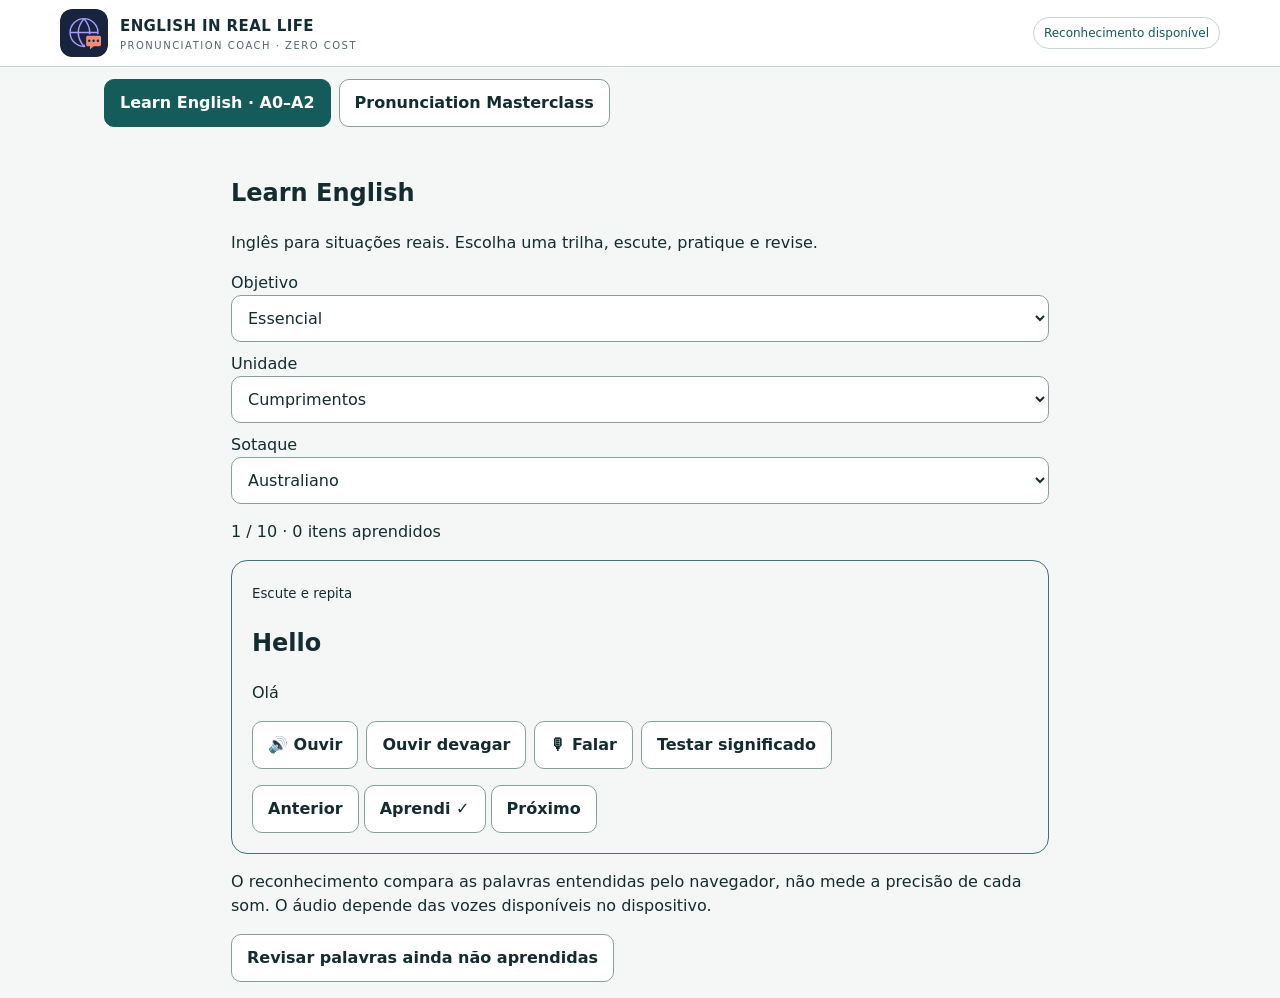
<file: index.html>
<!doctype html><html lang="pt-BR"><head><meta charset="utf-8"><meta name="viewport" content="width=device-width,initial-scale=1"><meta name="theme-color" content="#071b27"><title>English in Real Life · Treinador Grátis</title><link rel="icon" type="image/svg+xml" href="logo.svg"><style>:root{font-family:Inter,system-ui,-apple-system,'Segoe UI',sans-serif;color:#ecf7f6;background:#071b27;font-size:15px}*{box-sizing:border-box}body{margin:0;background:radial-gradient(circle at 95% 0%,#174854 0,transparent 38%),#071b27}header{border-bottom:1px solid #244b56;background:#0a222ee8}.wrap{max-width:1200px;margin:auto;padding:0 20px}.head{display:flex;align-items:center;gap:12px;min-height:76px}.head strong{font-size:15px;letter-spacing:.4px}.head small{display:block;font-size:10px;color:#93b5be;letter-spacing:1.5px}.logo{display:block;width:48px;height:48px;flex:none;border-radius:12px}.tag{border-radius:30px;border:1px solid #3b6068;padding:6px 10px;color:#9fd9d2;font-size:11px;margin-left:auto}.hero{padding:35px 0 22px}.eyebrow{font-size:11px;letter-spacing:1.5px;font-weight:800;color:#83e9c4}.hero h1{font-size:clamp(30px,5vw,54px);line-height:1.08;margin:12px 0;letter-spacing:-1.5px}.hero h1 em{font-style:normal;color:#8eeac6}.hero p{color:#b6cbd0;max-width:690px}.card{background:#102c39;border:1px solid #2a505c;border-radius:18px;padding:20px}.settings{display:flex;align-items:end;gap:18px;flex-wrap:wrap;margin-bottom:20px}.settings>div:not(.hint){flex:1;min-width:180px}.settings .hint{flex:2;min-width:250px}.settings label{display:block;color:#b9d1d4;margin-bottom:7px;font-size:12px}select,input{width:100%;padding:12px;border:1px solid #3a5c66;background:#0a222e;color:#fff;border-radius:11px}.layout{display:grid;grid-template-columns:300px 1fr;gap:18px}.between{display:flex;align-items:center;justify-content:space-between;gap:12px}.sidebar h2{font-size:18px}.sidebar input{margin:10px 0 13px}.sidebar{max-height:790px;overflow:auto}.item{display:flex;justify-content:space-between;align-items:center;width:100%;background:#153542;border:1px solid #294b57;border-radius:11px;margin:6px 0;color:#e7f7f3;text-align:left;padding:10px;cursor:pointer}.item.active{border-color:#8deac6;background:#214c4b}.item small{color:#a3c4c8}.item.done{border-left:4px solid #8deac6}.lesson h2{font-size:54px;color:#8deac6;margin:13px 0 0}.lesson h3{font-size:22px;margin:0 0 9px}.lesson>p{color:#b7cdd0}.steps{display:grid;gap:8px;margin:18px 0}.step{display:flex;gap:12px;align-items:center;color:#c0d5d9;font-size:13px}.step b{border-radius:9px;background:#21545a;color:#9cf5d2;min-width:28px;height:28px;display:grid;place-items:center}.practice{padding:22px;border-radius:15px;background:#08242f;border:1px solid #2c5960;text-align:center}.target{font-size:clamp(31px,6vw,50px);font-weight:800;letter-spacing:-1px;margin:10px 0}.practice p{color:#a5c4c9}.controls{display:flex;gap:10px;justify-content:center;flex-wrap:wrap}button{border:1px solid #45636a;background:#214350;color:#effcf7;padding:11px 15px;border-radius:11px;font-weight:750;cursor:pointer}button:hover:not(:disabled){filter:brightness(1.17)}button.primary{background:#89e7c5;color:#09272a;border-color:#89e7c5}button:disabled{opacity:.35;cursor:not-allowed}.hint{font-size:12px;color:#a0bac0;line-height:1.6}.result{background:#0b2531;border:1px solid #2c4c59;border-radius:14px;padding:18px;margin:16px 0;min-height:75px}.result h3{font-size:18px;margin:0 0 10px}.score{font-size:39px;color:#91e9ca;font-weight:850}.metrics{display:flex;flex-wrap:wrap;gap:9px;margin:12px 0}.metric{background:#1c404b;border-radius:10px;padding:10px;min-width:100px}.metric strong{display:block;font-size:20px}.metric small{color:#a9c5c9}.words{display:flex;flex-wrap:wrap;gap:6px}.word{border-radius:7px;padding:6px 9px;background:#31515b}.word.low{background:#654539}.actions{margin-top:12px}.bottom{margin:20px 0 50px}.bottom p{color:#b6cbd0}@media(max-width:750px){.layout{grid-template-columns:1fr}.sidebar{max-height:225px}.head .tag{font-size:10px}.wrap{padding:0 14px}.hero{padding:23px 0 16px}.card{padding:15px}.lesson h2{font-size:46px}.practice{padding:16px}.settings{gap:12px}}
</style><style>.step.active{color:#92e9c8;font-weight:800}.result.good{border-color:#6bba9e}.result.warn{border-color:#b89654}.recorded{margin-top:10px;width:100%}.modebadge{display:inline-block;background:#174838;color:#a8f3cf;border-radius:8px;padding:5px 9px;font-size:12px}.secondary{color:#c6d7db;font-size:13px}.wordchip{display:inline-block;background:#234a56;padding:5px 8px;border-radius:7px;margin:3px}.wordchip.bad{background:#6b3f35}.rowbuttons{display:flex;gap:8px;flex-wrap:wrap;margin:12px 0}.links a{color:#8eeac6}.guide{border-left:3px solid #89e7c5;padding-left:13px;margin:15px 0}.warning{background:#423625;border-radius:9px;padding:12px;color:#f2d8a3;font-size:12px}.result p{line-height:1.65}.audiofile{display:block;margin-top:10px;color:#89e7c5}.tiny{font-size:12px;color:#a9c4c9}.hide{display:none}.practice{margin-top:12px}.card.settings{margin-bottom:20px}@media(max-width:750px){.sidebar{max-height:160px}.controls button{flex:1}.result{padding:14px}}</style><link rel="stylesheet" href="./pronunciation/lab.css"><link rel="stylesheet" href="./visual-ux/theme.css"></head><body>
<header><div class="wrap head"><img class="logo" src="logo.svg" alt="English in Real Life" width="48" height="48"><div><strong>ENGLISH IN REAL LIFE</strong><small>PRONUNCIATION COACH · ZERO COST</small></div><span class="tag" id="status">Verificando microfone...</span></div></header>
<nav aria-label="Cursos" style="display:flex;gap:8px;max-width:1100px;margin:12px auto;padding:0 14px"><button id="navBeginner" aria-pressed="true" onclick="switchCourse(true)">Learn English · A0–A2</button><button id="navPronunciation" aria-pressed="false" onclick="switchCourse(false)">Pronunciation Masterclass</button></nav><section id="beginner" style="max-width:850px;margin:auto;padding:16px"><h1>Learn English</h1><p>Inglês para situações reais. Escolha uma trilha, escute, pratique e revise.</p><div style="display:grid;gap:10px"><label>Objetivo <select id="bgoal"></select></label><label>Unidade <select id="bunit"></select></label><label id="careerLabel" hidden>Profissão (opcional) <input id="bcareer" placeholder="Sua profissão"><small> Escolha uma unidade profissional disponível. O campo não gera conteúdo novo automaticamente.</small></label><label>Sotaque <select id="blang"><option value="en-AU">Australiano</option><option value="en-US">Americano</option><option value="en-GB">Britânico</option></select></label></div><p id="bprogress"></p><article style="border:1px solid #427078;border-radius:16px;padding:20px"><small id="bmode"></small><h2 id="bword"></h2><p id="bmeaning"></p><div style="display:flex;flex-wrap:wrap;gap:8px"><button onclick="bsay(0.85)">🔊 Ouvir</button><button onclick="bsay(0.6)">Ouvir devagar</button><button id="bmic" onclick="brec()">🎙 Falar</button><button onclick="bquiz()">Testar significado</button></div><div id="bquiz"></div><p id="bfeedback" aria-live="polite"></p><button onclick="bmove(-1)">Anterior</button> <button onclick="bmark()">Aprendi ✓</button> <button onclick="bmove(1)">Próximo</button></article><p>O reconhecimento compara as palavras entendidas pelo navegador, não mede a precisão de cada som. O áudio depende das vozes disponíveis no dispositivo.</p><button onclick="breview()">Revisar palavras ainda não aprendidas</button></section><main class="wrap" hidden><div class="hero"><span class="eyebrow">OUÇA · FALE · RECEBA FEEDBACK · REPITA</span><h1>Treine sua <em>pronúncia.</em></h1><p>48 sons · Ouça, fale e evolua.</p></div>
<details class="ux-disclosure"><summary>Configurações de treino</summary><section class="card settings"><div><label for="locale">Idioma do reconhecimento</label><select id="locale"><option value="en-AU">🇦🇺 Australiano (padrão)</option><option value="en-US">🇺🇸 Americano (alternativa)</option><option value="en-GB">🇬🇧 Britânico</option></select></div><div><label for="threshold">Critério de avanço</label><select id="threshold"><option value="manual" selected>Após feedback · eu decido</option><option value="strict">Só quando reconhecido corretamente</option></select></div><div class="hint">Não há nota fonética artificial: a ferramenta mostra o que entendeu, compara com o texto e oferece orientações de articulação. Isso mede reconhecimento de palavras, não qualidade exata de cada fonema.</div></section></details>
<details class="ux-disclosure"><summary>Explorar os 48 sons</summary><aside class="card sidebar"><div class="between"><h2>Atlas dos sons</h2><span id="progress">0/48</span></div><input id="search" placeholder="Buscar som ou palavra" aria-label="Buscar som"><div id="catalog"></div></aside></details><div class="layout">
<section class="card lesson"><div class="between"><span class="eyebrow" id="lessonNum">ALVO 01 / 48</span><span class="tag" id="lessonGroup">VOGAIS</span></div><h2 id="ipa">/ɪ/</h2><h3 id="soundTitle">I relaxado</h3><p class="guide" id="description"></p><section id="guided3" class="lab" aria-label="Laboratório de pronúncia"></section><div class="steps"><div class="step" id="step1"><b>1</b><span>Ouça o modelo e observe a articulação.</span></div><div class="step" id="step2"><b>2</b><span>Fale no microfone e veja o que o navegador entendeu.</span></div><div class="step" id="step3"><b>3</b><span>Analise o feedback, repita ou avance.</span></div></div>
<div class="practice"><span class="eyebrow" id="taskLabel">ETAPA 1 · PALAVRA</span><div class="target" id="target">ship</div><p id="translation"></p><div class="controls"><button id="listen">▶ Ouvir modelo</button><button class="primary" id="record">🎙 Falar e conferir</button></div><p class="hint">O reconhecimento compara palavras, não avalia cada fonema.</p><p class="hint" id="micHint">Ao tocar em “Falar e conferir”, autorize o microfone e diga a expressão.</p></div>
<div class="result" id="result" aria-live="polite"><p class="hint">O feedback aparecerá aqui após sua tentativa.</p></div>
<div class="between actions"><button id="retry" disabled>↻ Tentar novamente</button><button id="next" disabled>Próxima etapa →</button></div><p class="hint">No modo flexível, você pode avançar após o feedback ou quando o reconhecimento estiver indisponível. No modo estrito, a transcrição precisa corresponder à expressão.</p>
</section></div>
<details class="ux-disclosure"><summary>Sobre o áudio, privacidade e ajuda</summary><section class="card bottom"><h2>O que é realmente gratuito?</h2><p>O áudio usa a síntese de voz disponível no celular. O reconhecimento usa a API de fala do navegador (quando compatível). Não contratamos serviços de avaliação fonética nem atribuímos notas fictícias.</p><p><strong>Privacidade:</strong> em alguns navegadores, o reconhecimento de fala envia o áudio ao provedor do navegador. Não enviamos nem armazenamos o áudio em um servidor próprio. O progresso é salvo apenas no dispositivo. O site precisa de HTTPS para usar o microfone quando publicado.</p><p class="links"><a href="https://www.youtube.com/playlist?list=PLD6B222E02447DC07" target="_blank" rel="noopener">BBC · Vídeos dos 44 sons ↗</a> · <a href="https://www.youtube.com/results?search_query=Australian+English+pronunciation+mmmEnglish" target="_blank" rel="noopener">Vídeos australianos ↗</a></p></section></details>
</main><script src="./beginner.js" defer></script>
<script type="module" src="./pronunciation/coach.mjs"></script>
</body></html>
</file>
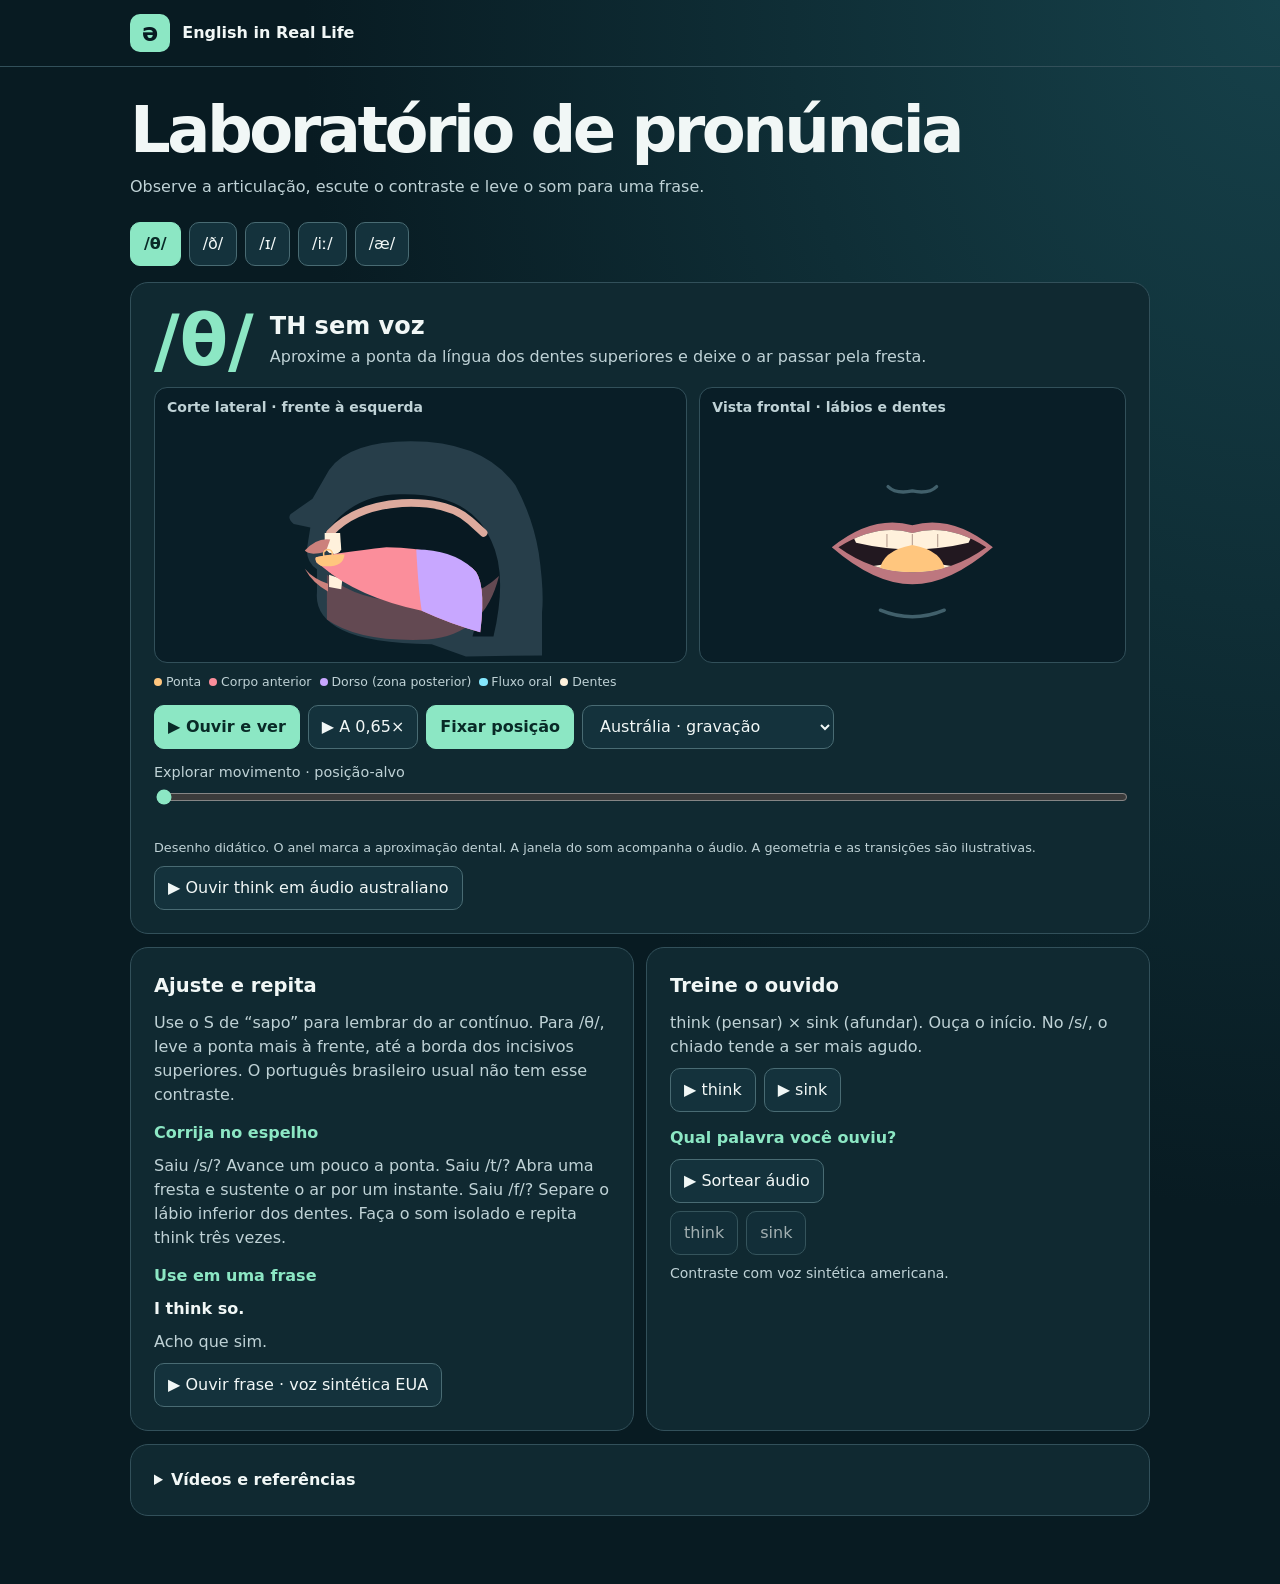
<file: pronuncia42/index.html>
<!doctype html>
<html lang="pt-BR">
<meta charset="utf-8">
<meta name="viewport" content="width=device-width,initial-scale=1">
<title>Laboratório de pronúncia · English in Real Life</title>
<style>
:root{color-scheme:dark;--bg:#081b22;--panel:#102931;--line:#32505a;--ink:#f1f7f6;--sub:#bfd2d6;--mint:#8ce7c4;--tip:#ffc67e;--body:#fb8e9b;--back:#c8a7ff;--air:#84e7fd}
*{box-sizing:border-box}body{margin:0;background:radial-gradient(ellipse at top right,#16414a,transparent 54%),var(--bg);color:var(--ink);font:1rem/1.5 system-ui,sans-serif}
main,header>div{width:min(1020px,calc(100% - 32px));margin:auto}header{border-bottom:1px solid var(--line)}header>div{display:flex;align-items:center;gap:12px;padding:14px 0;font-weight:750}.brand{background:var(--mint);color:var(--bg);border-radius:10px;padding:1px 12px;font-size:1.5rem}main{padding:30px 0 55px}h1{font-size:clamp(2.15rem,6vw,4rem);line-height:1.04;letter-spacing:-.055em;margin:0 0 11px}h2,h3,p{margin:0 0 .55em}p,small{color:var(--sub)}a{color:var(--mint)}nav,.controls,.legend{display:flex;gap:8px;flex-wrap:wrap}nav{margin:23px 0 16px}button,select{font:inherit;color:inherit;background:#14323c;border:1px solid #496b73;border-radius:10px;padding:9px 13px;min-height:44px;cursor:pointer}button:hover,select:hover{border-color:var(--mint)}button[aria-pressed=true],button.primary{background:var(--mint);color:#092a27;border-color:var(--mint);font-weight:750}button:disabled{opacity:.65;cursor:default}:focus-visible{outline:3px solid var(--tip);outline-offset:3px}
.card,details{background:var(--panel);border:1px solid var(--line);border-radius:18px;padding:clamp(14px,3vw,23px);margin:0 0 13px}.intro{display:flex;align-items:center;gap:16px;margin-bottom:11px}.ipa{font-size:clamp(2.6rem,6vw,4.4rem);color:var(--mint);font-weight:650;line-height:1}.intro h2{line-height:1.15;margin-bottom:4px}.intro p{margin:0}.views,.practice{display:grid;grid-template-columns:1.25fr 1fr;gap:12px}.practice{grid-template-columns:1fr 1fr}.view{margin:0;background:#091e27;border:1px solid var(--line);border-radius:13px;min-width:0;overflow:hidden}.view figcaption{padding:9px 12px;color:var(--sub);font-weight:650;font-size:.875rem}.view svg{width:100%;display:block;max-height:235px}.legend{margin:10px 0 13px;font-size:.78rem;color:var(--sub)}.key::before{content:'';display:inline-block;width:.66em;height:.66em;border-radius:50%;margin-right:.3em;background:var(--key)}.transport{margin-top:13px}.transport label{display:block;color:var(--sub);font-size:.9rem}.transport input{width:100%;accent-color:var(--mint);display:block;min-height:24px}.status{margin:8px 0 0;min-height:1.5em;font-size:.875rem}.source{font-size:.8rem}.practice .card{min-width:0}.practice h2{font-size:1.22rem}.practice h3{font-size:1rem;color:var(--mint);margin-top:14px}.example{font-weight:650;color:var(--ink)}summary{cursor:pointer;font-weight:700}.links li{margin:.45em 0}details p{margin-top:.8em}@media(max-width:650px){.practice{grid-template-columns:1fr}.views{gap:6px}.view figcaption{padding:7px;font-size:.74rem}.legend{gap:5px 10px}.intro{gap:10px}nav button{flex:1 0 auto}ul{padding-left:19px}} 
</style>
<header><div><span class="brand" aria-hidden="true">ə</span> English in Real Life</div></header>
<main>
<h1>Laboratório de pronúncia</h1>
<p>Observe a articulação, escute o contraste e leve o som para uma frase.</p>
<nav aria-label="Sons do módulo" id="tabs"></nav>
<section class="card" aria-labelledby="name">
<div class="intro"><div id="ipa" class="ipa"></div><div><h2 id="name"></h2><p id="cue"></p></div></div>
<div class="views">
<figure class="view"><figcaption>Corte lateral · frente à esquerda</figcaption>
<svg viewBox="0 0 320 213" role="img" aria-labelledby="sideTitle">
<title id="sideTitle">Corte lateral com dentes, palato, língua, mandíbula e fluxo oral</title>
<path d="M270 207L270 168Q272 149 267 114Q262 83 246 53Q217 13 151 13Q95 13 77 39L62 65L42 79Q39 83 45 88L60 91L57 110Q56 122 66 129L66 150Q64 172 89 184Q113 196 170 197L201 208Z" fill="#273e4a"/>
<path d="M78 91Q103 59 146 61Q206 61 224 103Q239 134 226 190L207 190Q219 147 201 137Q173 118 142 132Q107 147 78 133Z" fill="#081922"/>
<path d="M78 96Q100 72 143 69Q185 67 205 85L217 96" stroke="#ddaa9d" stroke-width="7" fill="none" stroke-linecap="round"/>
<path d="M73 96L87 96L88 111Q85 117 77 114L73 110Z" fill="#fff1dc"/>
<path d="M78 102Q66 100 55 112Q59 117 74 113Z" fill="#cc817c"/>
<g id="jawSide"></g><g id="tongueSide"></g><g id="airSide"></g>
<text x="239" y="191" fill="#b8d1d4" font-size="10" id="voiceSide"></text>
</svg></figure>
<figure class="view"><figcaption>Vista frontal · lábios e dentes</figcaption>
<svg viewBox="0 0 280 213" role="img" aria-labelledby="frontTitle">
<title id="frontTitle">Vista frontal da abertura oral e da ponta da língua quando visível</title>
<defs><clipPath id="mouthClip"><path id="frontClip"></path></clipPath></defs>
<path d="M118 54Q125 61 140 58Q155 61 162 54" fill="none" stroke="#41606b" stroke-width="3" stroke-linecap="round"/>
<path d="M111 166Q140 178 169 166" fill="none" stroke="#41606b" stroke-width="3" stroke-linecap="round"/>
<path id="frontLips" fill="#bd777f"/><path id="frontGap" fill="#221820"/>
<g clip-path="url(#mouthClip)" id="frontTeeth"></g><g id="airFront"></g>
</svg></figure>
</div>
<div class="legend"><span class="key" style="--key:var(--tip)">Ponta</span><span class="key" style="--key:var(--body)">Corpo anterior</span><span class="key" style="--key:var(--back)">Dorso (zona posterior)</span><span class="key" style="--key:var(--air)">Fluxo oral</span><span class="key" style="--key:#fff1dc">Dentes</span></div>
<div class="controls"><button class="primary" id="play">▶ Ouvir e ver</button><button id="slow">▶ A 0,65×</button><button id="pose" aria-pressed="false">Fixar posição</button><select id="voice" aria-label="Modelo de áudio"><option value="au">Austrália · gravação</option><option value="us">EUA · voz sintética offline</option></select></div>
<div class="transport"><label for="scrub">Explorar movimento <span id="phase"></span></label><input type="range" id="scrub" min="0" max="1000" value="0" step="1"></div>
<p class="status" id="status" role="status"></p>
<p class="source">Desenho didático. O anel marca a aproximação dental. A janela do som acompanha o áudio. A geometria e as transições são ilustrativas.</p>
<div class="controls" style="margin-top:9px"><button id="fullAu">▶ Amostra australiana completa</button></div>
</section>
<div class="practice">
<section class="card"><h2>Ajuste e repita</h2><p id="bridge"></p><h3>Corrija no espelho</h3><p id="fix"></p><h3>Use em uma frase</h3><p class="example" id="phrase" lang="en"></p><p id="translation"></p><button id="phraseAudio">▶ Ouvir frase · voz sintética EUA</button></section>
<section class="card"><h2>Treine o ouvido</h2><p id="contrast"></p><div class="controls" id="pair"></div><h3>Qual palavra você ouviu?</h3><button id="question">▶ Sortear áudio</button><div class="controls" id="choices" style="margin-top:8px"></div><p class="status" id="feedback" role="status"></p></section>
</div>
<details><summary>Vídeos e referências</summary>
<ul class="links">
<li>BBC Learning English · demonstrações britânicas. <a href="https://www.youtube.com/watch?v=x6Pdp8GBwTM">/θ/ e /ð/</a> · <a href="https://www.youtube.com/watch?v=TNFKG0yvDx4">/ɪ/</a> · <a href="https://www.youtube.com/watch?v=RZmGzSb-6OM">/iː/</a> · <a href="https://www.youtube.com/watch?v=qVhaIHk88a8">/æ/</a>.</li>
<li><a id="cambridge" href="https://dictionary.cambridge.org/pronunciation/">Cambridge Dictionary · palavra desta lição em UK e US</a>. Compare falantes humanos nas duas variedades.</li>
<li><a href="https://www.seeingspeech.ac.uk/speechstar/ipa-charts/">Seeing Speech · University of Glasgow</a>. Na tabela, selecione θ e ð na coluna <em>Dental</em> e explore as vogais ɪ, i e æ. Os vídeos representam os sons do quadro IPA.</li>
<li><a href="https://www.mq.edu.au/faculty-of-medicine-health-and-human-sciences/departments-and-schools/department-of-linguistics/our-research/phonetics-and-phonology/speech/phonetics-and-phonology/transcription/phonemic-broad-transcription-of-australian-english">Macquarie University · amostras australianas</a>. Compare <em>heed, hid, head, had</em>.</li>
<li><a href="https://www.scielo.br/j/ides/a/hnQ5msLsspGbn9YJtb5zy7f/?lang=en">Ilha do Desterro · vogais e aprendizes brasileiros</a>.</li>
<li><a href="https://repositorio.ufsc.br/handle/123456789/89154">UFSC · percepção e produção das fricativas dentais</a>.</li>
</ul></details>
</main>
<script>const MEDIA = {"au": {"think": {"src": "https://www.mq.edu.au/__data/assets/file/0006/911346/ba10.wav", "cue": [0.04, 0.18], "limit": null, "duration": 0.6014625850340136, "start": 1.075}, "these": {"src": "https://www.mq.edu.au/__data/assets/file/0020/911351/ba15.wav", "cue": [0.079, 0.407], "limit": 0.48, "duration": 1.9300680272108843}, "hid": {"src": "https://www.mq.edu.au/__data/assets/file/0009/911367/ba31.wav", "cue": [0.042, 0.182], "limit": 0.25, "duration": 1.3359637188208617}, "heed": {"src": "https://www.mq.edu.au/__data/assets/file/0003/911361/ba25.wav", "cue": [0.099, 0.401], "limit": 0.46, "duration": 1.6341950113378685}, "had": {"src": "https://www.mq.edu.au/__data/assets/file/0005/911372/ba37.wav", "cue": [0.044, 0.206], "limit": 0.27, "duration": 1.3494331065759637}, "head": {"src": "https://www.mq.edu.au/__data/assets/file/0003/911370/ba34.wav", "cue": [0.037, 0.188], "limit": 0.26, "duration": 1.3214512471655329}}, "us": {"think": {"src": "[data-uri]", "cue": [0.197, 0.261], "duration": 0.725}, "sink": {"src": "[data-uri]", "cue": null, "duration": 0.71}, "these": {"src": "[data-uri]", "cue": [0.192, 0.245], "duration": 0.77}, "Ds": {"src": "[data-uri]", "cue": null, "duration": 0.773}, "hid": {"src": "[data-uri]", "cue": [0.202, 0.314], "duration": 0.608}, "heed": {"src": "[data-uri]", "cue": [0.199, 0.347], "duration": 0.622}, "had": {"src": "[data-uri]", "cue": [0.232, 0.453], "duration": 0.723}, "head": {"src": "[data-uri]", "cue": null, "duration": 0.631}, "think-phrase": {"src": "[data-uri]", "cue": null}, "these-phrase": {"src": "[data-uri]", "cue": null}, "hid-phrase": {"src": "[data-uri]", "cue": null}, "heed-phrase": {"src": "[data-uri]", "cue": null}, "had-phrase": {"src": "[data-uri]", "cue": null}}};</script>
<script>(() => {
'use strict';
const sounds = [
 {id:'think', ipa:'/θ/', name:'TH sem voz', cue:'Aproxime a ponta da língua dos dentes superiores e deixe o ar passar pela fresta.',
  pair:['think','sink'], contrast:'think (pensar) × sink (afundar). Ouça o início. No /s/, o chiado tende a ser mais agudo.',
  bridge:'Use o S de “sapo” para lembrar do ar contínuo. Para /θ/, leve a ponta mais à frente, até a borda dos incisivos superiores. O português brasileiro usual não tem esse contraste.',
  fix:'Saiu /s/? Avance um pouco a ponta. Saiu /t/? Abra uma fresta e sustente o ar por um instante. Saiu /f/? Separe o lábio inferior dos dentes. Faça o som isolado e repita think três vezes.',
  phrase:'I think so.', translation:'Acho que sim.', dental:true, voiced:false, jaw:16, tip:[65,118], body:[129,109], back:[183,116]},
 {id:'these', ipa:'/ð/', name:'TH com voz', cue:'Use a mesma fresta junto aos dentes e acrescente vibração na garganta.',
  pair:['these','Ds'], contrast:'these (estes/estas) × D’s (letras D). Ouça a fricção no começo de these e o fechamento no D.',
  bridge:'O Z de “zero” ajuda a sentir a vibração. Para /ð/, avance a ponta até os incisivos superiores. A ponta pode ficar discretamente visível. A fricção pode ser bem suave na fala corrida.',
  fix:'Saiu /d/? Evite vedar a passagem do ar. Saiu /z/? Avance a ponta. Encoste dois dedos de leve na garganta e alterne /θ/ e /ð/ devagar. Repita these e depois a frase.',
  phrase:'These are mine.', translation:'Estes são meus.', dental:true, voiced:true, jaw:16, tip:[65,118], body:[129,109], back:[183,116]},
 {id:'hid', ipa:'/ɪ/', name:'Vogal de KIT', cue:'Eleve a frente da língua, um pouco mais baixa e recuada que no final de /iː/.',
  pair:['hid','heed'], contrast:'hid (escondeu) × heed (dar atenção). O timbre e a duração ajudam a distinguir as vogais.',
  bridge:'Parta do I de “vida”. Abaixe e recue um pouco o corpo da língua. O Ê de “você” pode ajudar a imaginar a direção da abertura, mas aproximar-se demais dele muda o alvo.',
  fix:'Se hid e heed ficaram iguais, mantenha os lábios sem arredondar. Alterne as posições em frente ao espelho e repita hid–heed–hid três vezes. Termine no /d/, sem acrescentar uma vogal.',
  phrase:'I hid the keys.', translation:'Escondi as chaves.', voiced:true, jaw:14, tip:[94,133], body:[132,96], back:[182,106]},
 {id:'heed', ipa:'/iː/', name:'Vogal de FLEECE', cue:'A frente da língua termina bem alta e avançada, com lábios sem arredondar.',
  pair:['heed','hid'], contrast:'heed (dar atenção) × hid (escondeu). Procure a chegada alta e anterior de /iː/ junto à duração.',
  bridge:'O I de “vida” ajuda a encontrar o fim da vogal. No inglês australiano, muitos falantes fazem um pequeno movimento inicial em direção a [i]. A duração também depende do contexto.',
  fix:'Se a única diferença for o comprimento, alterne hid e heed mudando também o timbre. Deixe a língua subir ligeiramente para heed. Mantenha uma só sílaba e use o mesmo ajuste em seat.',
  phrase:'Please take a seat.', translation:'Por favor, sente-se.', voiced:true, jaw:8, tip:[94,127], body:[119,85], back:[172,99]},
 {id:'had', ipa:'/æ/', name:'Vogal de TRAP', cue:'Abra mais a mandíbula e mantenha a língua baixa e anterior.',
  pair:['had','head'], contrast:'had (teve/tinha) × head (cabeça). Procure a abertura e o timbre da vogal.',
  bridge:'Comece pelo É de “pé” e abra mais a mandíbula. Preserve a língua à frente. A realização australiana pode ser bem aberta. O A e o É do português servem para explorar a posição.',
  fix:'Saiu parecido com head? Abra mais. Se ficou parecido com seu A de “pá”, volte a posicionar a língua à frente. Alterne head–had–head três vezes e mantenha a vogal em uma só sílaba.',
  phrase:'I had a black bag.', translation:'Eu tinha uma bolsa preta.', voiced:true, jaw:38, tip:[95,155], body:[133,137], back:[184,137]}
];
const labels={Ds:'D’s'};
const $=id=>document.getElementById(id);
const audio=new Audio();
const us=MEDIA.us, au=MEDIA.au, reduced=matchMedia('(prefers-reduced-motion: reduce)');
const neutral={jaw:7,tip:[104,129],body:[143,120],back:[183,120]};
const mix=(a,b,t)=>a+(b-a)*t;
const smooth=x=>{const t=Math.min(1,Math.max(0,x));return t*t*(3-2*t);};
let current=sounds[0], active=null, frame=0, serial=0, answer=null;
const label=w=>labels[w]||w;
function playStatus(message){$('status').textContent=message;}
function render(amount, flow, glide=0){
 const s=current, jaw=mix(neutral.jaw,s.jaw,amount);
 const point=(name,dx=0,dy=0)=>s[name].map((value,i)=>mix(neutral[name][i],value+(i?dy:dx),amount));
 const [tx,ty]=point('tip'), [bx,by]=point('body',5*glide,10*glide), [dx,dy]=point('back',3*glide,4*glide);
 $('jawSide').innerHTML=`<path d="M75 ${118+jaw}Q105 ${145+jaw} 164 ${150+jaw*.55}Q206 ${153+jaw*.35} 231 135Q218 ${186+jaw*.15} 166 ${189+jaw*.23}Q104 ${192+jaw*.2} 75 ${169+jaw*.34}Z" fill="#634952"/><path d="M77 ${118+jaw}L89 ${122+jaw}L88 ${131+jaw}L77 ${129+jaw}Z" fill="#fff1dc"/><path d="M76 ${126+jaw}Q63 ${122+jaw} 55 ${117+jaw*.72}Q62 ${130+jaw*.72} 76 ${133+jaw}Z" fill="#cc817c"/>`;
 const split=(bx+dx)/2, height=(by+dy)/2;
 $('tongueSide').innerHTML=`<path d="M${tx} ${ty} Q${tx+20} ${ty-4} ${bx} ${by} Q${dx} ${dy-6} ${dx+24} ${dy+12} Q220 ${dy+22} 214 186 Q188 179 161 ${161+jaw*.35} Q103 ${147+jaw*.46} ${tx+5} ${ty+8} Q${tx-2} ${ty+4} ${tx} ${ty}Z" fill="var(--body)"/><path d="M${split} ${height-1.5} Q${dx+5} ${dy-5} ${dx+24} ${dy+12} Q220 ${dy+22} 214 186 Q188 179 161 ${161+jaw*.35} Q${split+2} ${143+jaw*.35} ${split} ${height-1.5}Z" fill="var(--back)"/><path d="M${tx} ${ty} Q${tx+12} ${ty-3} ${tx+26} ${mix(ty,by,.28)} Q${tx+25} ${ty+10} ${tx+5} ${ty+8} Q${tx-2} ${ty+4} ${tx} ${ty}Z" fill="var(--tip)"/>`;
 const airY=s.dental?116:(112+jaw*.32), airEdge=s.dental?57:51;
 $('airSide').innerHTML=`<g opacity="${flow}" fill="none" stroke="var(--air)" stroke-width="2" stroke-linecap="round"><path d="M${airEdge+12} ${airY}H31l5 -4m-5 4 5 4"/><path d="M51 ${airY+7}h-11" opacity=".5"/></g>`;
 if(s.dental&&amount>.92){
  $('airSide').insertAdjacentHTML('beforeend','<circle cx="76" cy="115" r="4" stroke="var(--tip)" fill="none" stroke-width="1.4"/>');
 }
 $('voiceSide').textContent=flow>.02?(s.voiced?'voz ativa':'sem voz'):'';
 const half=67+amount*(s.dental?0:5), lower=115+jaw*1.04, left=140-half,right=140+half;
 const gap=`M${left} 109 Q108 87 140 96 Q173 87 ${right} 109 Q176 ${lower} 140 ${lower} Q104 ${lower} ${left} 109Z`;
 $('frontGap').setAttribute('d',gap); $('frontClip').setAttribute('d',gap);
 $('frontLips').setAttribute('d',`M${left-6} 109 Q104 79 140 89 Q176 79 ${right+6} 109 Q174 ${lower+11} 140 ${lower+11} Q106 ${lower+11} ${left-6} 109Z`);
 const tongueY=s.dental?mix(lower-3,107,amount):lower-5;
 $('frontTeeth').innerHTML=`<path d="M${left+10} 92H${right-10}L${right-16} 105Q140 117 ${left+16} 105Z" fill="#fff1dc"/><path d="M140 97v14m-23 -14v12m46 -12v12" stroke="#b79f91" fill="none"/><path d="M${left+20} ${lower-3}Q140 ${lower-15} ${right-20} ${lower-3}V${lower+5}H${left+20}Z" fill="#fff1dc"/><path d="M110 ${lower} Q112 ${tongueY+5} 140 ${tongueY} Q168 ${tongueY+5} 170 ${lower}Z" fill="${s.dental?'var(--tip)':'var(--body)'}"/>`;
 $('airFront').innerHTML=s.dental?`<path d="M128 116l-10 14m22 -12v17m12 -19 10 14" stroke="var(--air)" stroke-width="2" opacity="${flow*.65}" stroke-linecap="round"/>`:'';
}
function mapTime(time, cue, duration){
 const [start,end]=cue, prep=Math.min(.12,start), release=Math.min(.12,Math.max(.01,duration-end));
 const amount=smooth((time-start+prep)/Math.max(.001,prep))*smooth((end+release-time)/release);
 const during=time>=start&&time<end;
 const phase=during?'· som-alvo':time<start&&amount>.01?'· aproximação':time>=end&&amount>.01?'· saída':'';
 return {amount,flow:during?.95:0,phase,glide:current.id==='heed'&&$('voice').value==='au'?1-smooth((time-start)/.11):0};
}
function draw(time,cue,duration){
 const state=mapTime(time,cue,duration);
 render(reduced.matches?(state.flow?1:0):state.amount,state.flow,state.glide);
 $('phase').textContent=state.phase;
}
function stop(){
 serial++; audio.pause(); cancelAnimationFrame(frame); active=null;
 $('play').textContent='▶ Ouvir e ver'; $('slow').textContent='▶ A 0,65×';
}
function tick(token){
 if(token!==serial||!active||audio.paused)return;
 const {cue, limit, start: offset=0}=active;
 const time=Math.max(0,audio.currentTime-offset);
 if(limit&&time>=limit){finish();return;}
 if(cue&&Number.isFinite(audio.duration)){
  const duration=limit||(audio.duration-offset);
  $('scrub').value=Math.round(1000*time/duration);
  draw(time,cue,duration);
 }
 frame=requestAnimationFrame(()=>tick(token));
}
function pose(off=false){
 $('pose').setAttribute('aria-pressed',String(!off));
 if(!off){render(1,0);$('phase').textContent='· posição-alvo';}
}
async function start(clip,rate,mode){
 stop();
 const token=serial;
 pose(true);
 if(mode==='normal'||mode==='slow'){$('scrub').value=0;draw(0,clip.cue,1);}
 active=clip;
 audio.src=clip.start?clip.src+'#t='+clip.start:clip.src; audio.playbackRate=rate;
 playStatus('Carregando áudio…');
 try{
  await audio.play();
  if(token!==serial)return false;
  if(mode==='normal')$('play').textContent='■ Parar';
  if(mode==='slow')$('slow').textContent='■ Parar';
  playStatus(mode==='phrase'?'Frase · síntese americana':clip.src.startsWith('data:')?'Voz sintética americana':'Gravação australiana · Macquarie University');
  tickAfterBuffer();
  return true;
 }catch{
  if(token===serial){stop();playStatus('Áudio indisponível. Selecione a voz offline ou tente novamente.');}
  return false;
 }
}
function finish(){const animated=Boolean(active?.cue);stop();if(animated){pose();$('scrub').value=1000;}}
audio.addEventListener('ended',finish);
audio.addEventListener('error',()=>{
 if(active){stop();clearQuiz();playStatus('Áudio indisponível. Selecione a voz offline ou tente novamente.');}
});
audio.addEventListener('playing',()=>{if(active)tickAfterBuffer();});
function tickAfterBuffer(){cancelAnimationFrame(frame);if(active&&!audio.paused)tick(serial);}
const model=()=>($('voice').value==='au'?au:us)[current.id];
function mainPlayback(mode,rate){
 if(active?.cue&&!(audio.paused)){stop();playStatus('Reprodução interrompida.');return;}
 start(model(),rate,mode);
}
function pairClip(word){
 const source=$('voice').value==='au'&&current.pair.every(w=>au[w])?au:us;
 return {...source[word],cue:null,limit:null};
}
function choose(sound){
 stop();answer=null;current=sound;
 for(const button of $('tabs').children)button.setAttribute('aria-pressed',String(button.dataset.id===sound.id));
 for(const key of ['ipa','name','cue','bridge','fix','phrase','translation','contrast'])$(key).textContent=sound[key];
 $('scrub').value=0;pose();playStatus('');
 $('fullAu').textContent=sound.id==='think'?'▶ Ouvir think em áudio australiano':'▶ Amostra australiana completa';
 $('cambridge').href='https://dictionary.cambridge.org/pronunciation/english/'+sound.id;
 $('feedback').textContent=sound.dental?'Contraste com voz sintética americana.':'Escute os dois exemplos e depois sorteie uma palavra.';
 for(const container of [$('choices'),$('pair')]){
  container.replaceChildren();
  for(const word of sound.pair){
   const button=document.createElement('button');
   button.textContent=(container.id==='pair'?'▶ ':'')+label(word);
   button.lang='en';
   if(container.id==='choices')button.disabled=true;
   button.onclick=()=>{
    if(container.id==='pair'){clearQuiz();start(pairClip(word),1,'pair');}
    else if(answer){$('feedback').textContent=word===answer?'Acertou · '+label(answer)+'.':'Você ouviu '+label(answer)+'. Escute os dois exemplos e tente outro sorteio.'; clearQuiz(false);}
   };
   container.append(button);
  }
 }
}
function clearQuiz(clearMessage=true){
 answer=null; for(const button of $('choices').children)button.disabled=true;
 if(clearMessage)$('feedback').textContent=current.dental?'Contraste com voz sintética americana.':'';
}
for(const sound of sounds){
 const button=document.createElement('button');
 button.textContent=sound.ipa;button.dataset.id=sound.id;
 button.setAttribute('aria-label',sound.ipa+' · '+sound.name);
 button.onclick=()=>choose(sound);$('tabs').append(button);
}
$('play').onclick=()=>{clearQuiz();mainPlayback('normal',1);};
$('slow').onclick=()=>{clearQuiz();mainPlayback('slow',.65);};
$('pose').onclick=()=>{stop();clearQuiz();pose();playStatus('Observe a posição-alvo.');};
$('voice').onchange=()=>choose(current);
$('scrub').oninput=()=>{
 stop();clearQuiz();pose(true);
 const clip=model(), duration=clip.limit||clip.duration;
 draw(Number($('scrub').value)*duration/1000,clip.cue,duration);
 playStatus('Exploração visual sem áudio.');
};
$('fullAu').onclick=()=>{clearQuiz();start({...au[current.id],cue:null,limit:null},1,'pair');};
$('phraseAudio').onclick=()=>{clearQuiz();start(us[current.id+'-phrase'],1,'phrase');};
$('question').onclick=async()=>{
 clearQuiz();const word=current.pair[Math.floor(Math.random()*2)];
 const pending=start(pairClip(word),1,'quiz'), token=serial;
 if(await pending&&serial===token){answer=word;for(const button of $('choices').children)button.disabled=false;$('feedback').textContent='Escolha uma das duas palavras.';}
};
choose(current);
})();
</script>
</html>
</file>
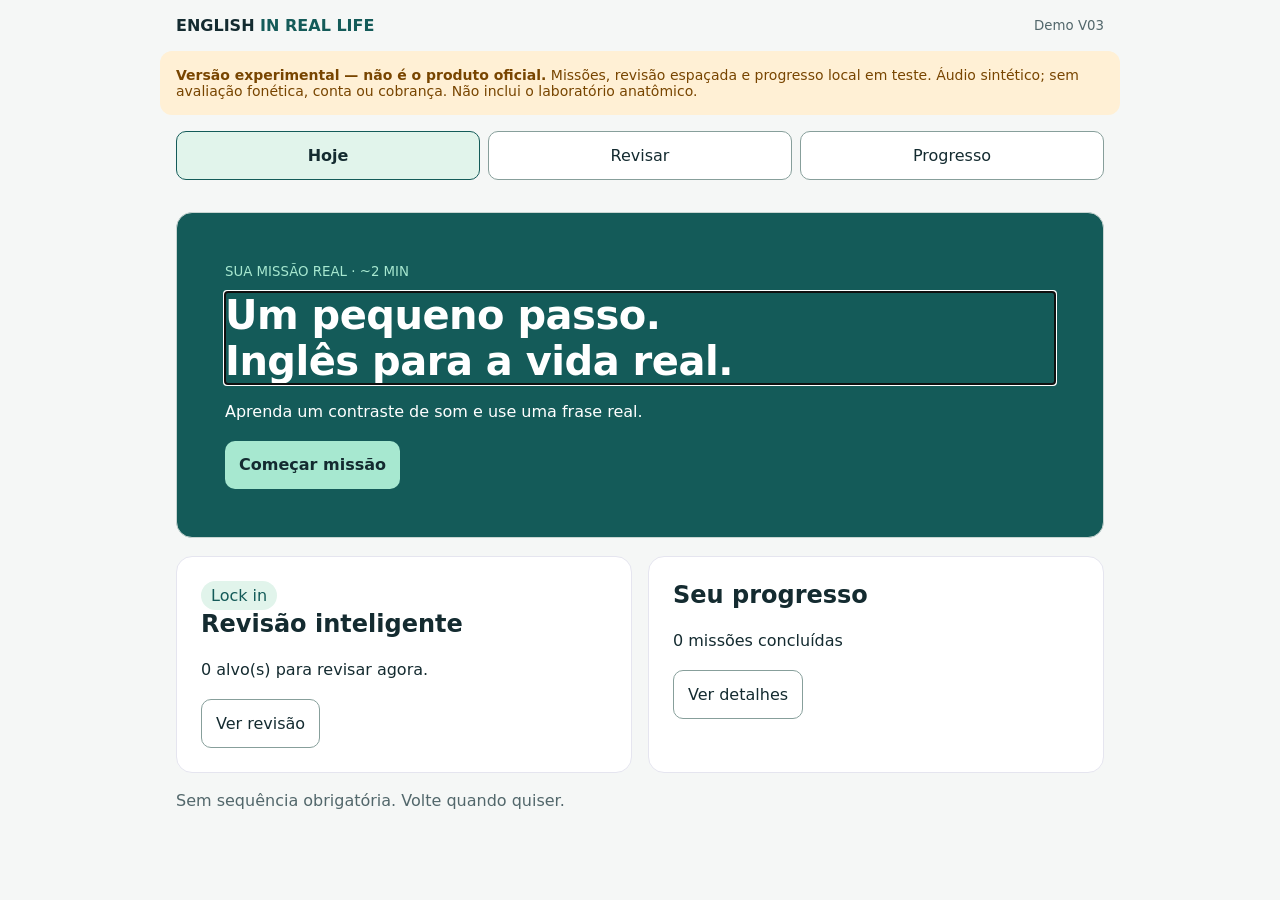
<file: public-demo-v03/index.html>
<!doctype html><html lang="pt-BR"><meta charset="utf-8"><meta name="viewport" content="width=device-width,initial-scale=1"><title>English in Real Life | Demo experimental V03</title><style>*{box-sizing:border-box}body{margin:0;background:#f5f5fa;color:#192743;font:16px system-ui}header,main,nav,aside{max-width:960px;margin:auto;padding:20px}header{display:flex;justify-content:space-between;align-items:center}small,.muted{color:#58647b}button{font:inherit;cursor:pointer;border:1px solid #d4d5e1;border-radius:14px;padding:14px;background:white;color:#192743;min-height:48px}button:disabled{opacity:.55;cursor:default}nav button[aria-current="page"]{background:#e9e0ff;border-color:#8255d8;font-weight:700}button:focus-visible{outline:3px solid #6540b5;outline-offset:3px}button.primary{background:#6540b5;color:white;border:0;font-weight:bold}section{background:white;border-radius:24px;padding:24px;margin-bottom:18px;box-shadow:0 6px 24px #19274309}.hero{background:linear-gradient(125deg,#192743,#30345c);color:white;padding:clamp(24px,5vw,48px)}.hero small{color:#ded9f9}.hero button{background:#e9ddff;color:#302052}h1{font-size:clamp(25px,5vw,40px);margin:12px 0}h2{margin-top:0}p{line-height:1.55}.grid{display:grid;grid-template-columns:repeat(auto-fit,minmax(min(230px,100%),1fr));gap:16px}.grid section{margin:0;border:1px solid #e5e5ef}nav{display:flex;gap:8px;flex-wrap:wrap}nav button{flex:1}progress{width:100%;accent-color:#8255d8;height:12px}.choices{display:grid;gap:10px}.choices button{text-align:left}.tag{background:#ffdfd4;color:#713e32;border-radius:20px;padding:5px 10px;display:inline-block}aside{background:#fff0e9;border-radius:12px;font-size:14px} @media(max-width:430px){header,main,nav,aside{padding:12px}section{padding:18px}header{gap:8px}header strong{font-size:14px}}</style><link rel="stylesheet" href="../visual-ux/engagement.css"><header><strong>ENGLISH<span style="color:#8255d8"> IN REAL LIFE</span></strong><small>Demo V03</small></header><aside><strong>Versão experimental — não é o produto oficial.</strong> Missões, revisão espaçada e progresso local em teste. Áudio sintético; sem avaliação fonética, conta ou cobrança. Não inclui o laboratório anatômico.</aside><nav aria-label="Navegação"><button onclick="home()">Hoje</button><button onclick="review()">Revisar</button><button onclick="stats()">Progresso</button></nav><main id="app"></main><script>
const items=[{id:'th',name:'TH · think',q:'Qual palavra começa com /θ/?',a:['think','sink'],correct:0,tip:'Em think, a ponta da língua toca levemente a região dos dentes. O ar passa sem voz.',phrase:'I think so.'},{id:'vowel',name:'ship × sheep',q:'Qual palavra tem a vogal /iː/?',a:['ship','sheep'],correct:1,tip:'Sheep tem /iː/; ship tem /ɪ/. A diferença não é apenas duração.',phrase:'Look at the sheep.'},{id:'ae',name:'cat · /æ/',q:'Qual palavra contém /æ/?',a:['cut','cat'],correct:1,tip:'Cat tem /æ/, uma vogal anterior aberta.',phrase:'The cat is here.'}];
const follow={th:{q:'Qual palavra termina com /θ/?',a:['math','mass'],correct:0},vowel:{q:'Qual palavra tem /iː/?',a:['sit','seat'],correct:1},ae:{q:'Qual palavra contém /æ/?',a:['cup','cap'],correct:1}};
const key='eirl-design-v03';let data={done:0,answers:0,correct:0,items:{}},storageWarning=false;try{const x=JSON.parse(localStorage.getItem(key));if(x&&Number.isInteger(x.done)&&x.done>=0&&Number.isInteger(x.answers)&&Number.isInteger(x.correct)&&x.correct>=0&&x.correct<=x.answers&&x.answers===2*x.done&&x.items&&typeof x.items==='object'&&Object.entries(x.items).every(([id,v])=>items.some(t=>t.id===id)&&v&&Number.isInteger(v.level)&&v.level>=0&&v.level<=4&&Number.isFinite(v.due)))data=x}catch{};let current,step=0,answered=false,firstCorrect=false;const app=document.querySelector('#app');const save=()=>{try{localStorage.setItem(key,JSON.stringify(data))}catch{storageWarning=true}};const due=()=>items.filter(x=>data.items[x.id]&&data.items[x.id].due<=Date.now()).sort((a,b)=>data.items[a.id].due-data.items[b.id].due);
function mark(n){document.querySelectorAll('nav button').forEach((b,i)=>{if(i===n)b.setAttribute('aria-current','page');else b.removeAttribute('aria-current')})}function stopAudio(){if('speechSynthesis'in window)speechSynthesis.cancel()}
function home(){stopAudio();mark(0);app.innerHTML=`<section class="hero"><small>SUA MISSÃO REAL · ~2 MIN</small><h1>Um pequeno passo.<br>Inglês para a vida real.</h1><p>${due().length?'Você tem uma revisão pronta.':'Aprenda um contraste de som e use uma frase real.'}</p><button class="primary" onclick="start('${(due()[0]||items.find(x=>!data.items[x.id])||items.slice().sort((a,b)=>data.items[a.id].due-data.items[b.id].due)[0]).id}')">Começar missão</button></section><div class="grid"><section><span class="tag">Lock in</span><h2>Revisão inteligente</h2><p>${due().length} alvo(s) para revisar agora.</p><button onclick="review()">Ver revisão</button></section><section><h2>Seu progresso</h2><p>${data.done} missões concluídas</p><button onclick="stats()">Ver detalhes</button></section></div><p class="muted">Sem sequência obrigatória. Volte quando quiser. ${storageWarning?'Não foi possível salvar neste dispositivo.':''}</p>`}
function start(id){const selected=items.find(x=>x.id===id);if(!selected)return;stopAudio();mark(-1);current=selected;step=0;answered=false;firstCorrect=false;render()}
function render(){const names=['Recognise','Explore','Apply','Lock in'];let body='';if(step===0)body=`<h1>${current.q}</h1><div class="choices">${current.a.map((a,i)=>`<button onclick="answer(${i})">${a}</button>`).join('')}</div><p id="feedback" role="status"></p><button id="next" class="primary" disabled onclick="advance()">Continuar</button>`;if(step===1)body=`<h1>${current.name}</h1><p>${current.tip}</p><button onclick="say('${current.a[current.correct]}')">Ouvir voz do dispositivo</button><p class="muted">Áudio sintético demonstrativo; não é modelo fonético validado.</p><button class="primary" onclick="advance()">Praticar</button>`;if(step===2)body=`<h1>${current.phrase}</h1><p>Fale a frase em voz alta. Repita no seu ritmo.</p><button onclick="say('${current.phrase}')">Ouvir exemplo</button><p>Sem avaliação automática da sua fala nesta versão.</p><button class="primary" onclick="advance()">Concluir prática</button>`;if(step===3)body=`<h1>Hora de lembrar</h1><p>${follow[current.id].q}</p><div class="choices">${follow[current.id].a.map((a,i)=>`<button onclick="finish(${i})">${a}</button>`).join('')}</div>`;app.innerHTML=`<section><button onclick="home()">Sair da missão</button><p><small>${names[step]} · ${step+1}/4</small></p><progress aria-label="Etapa da missão" max="4" value="${step+1}"></progress>${body}<p id="audioStatus" role="status"></p></section>`}
function answer(i){if(step!==0||answered||!Number.isInteger(i)||i<0||i>1)return;answered=true;firstCorrect=i===current.correct;document.querySelector('#feedback').textContent=firstCorrect?'Correto!':'A resposta é '+current.a[current.correct]+'.';document.querySelector('#next').disabled=false;document.querySelectorAll('.choices button').forEach(b=>b.disabled=true)}
function advance(){if(step===0&&!answered||step>=3)return;stopAudio();step++;render()}
function finish(i){if(step!==3||!Number.isInteger(i)||i<0||i>1)return;step=4;const f=follow[current.id],ok=i===f.correct;data.answers+=2;data.correct+=Number(ok)+Number(firstCorrect);data.done++;let old=data.items[current.id]||{level:0};let level=ok&&firstCorrect?Math.min(old.level+1,4):0;const early=old.due>Date.now()&&ok&&firstCorrect;if(early)level=old.level;data.items[current.id]={level,due:early?old.due:Date.now()+[0,1,3,7,14][level]*86400000};save();app.innerHTML=`<section><span class="tag">Missão concluída</span><h1>${ok?'Você lembrou!':'Mais uma oportunidade de revisar'}</h1><p>Resposta: ${f.a[f.correct]}. ${early?'Calendário de revisão mantido.':level?'Próxima revisão em '+[0,1,3,7,14][level]+' dia(s).':'Revisão disponível agora.'}</p><button class="primary" onclick="home()">Finalizar por hoje</button> <button onclick="review()">Revisar mais</button></section>`}
function review(){stopAudio();mark(1);app.innerHTML=`<section><h1>Revisão</h1><p>${due().length} alvo(s) com revisão disponível. Você também pode praticar antecipadamente, sem adiantar o calendário se acertar.</p><div class="choices">${items.map(x=>`<button onclick="start('${x.id}')">${x.name} · ${!data.items[x.id]?'Novo':data.items[x.id].due<=Date.now()?'Revisar agora':'Agendado para '+new Date(data.items[x.id].due).toLocaleDateString('pt-BR')}</button>`).join('')}</div></section>`}
function stats(){stopAudio();mark(2);app.innerHTML=`<section><h1>Progresso real</h1><div class="grid"><p><strong>${data.done}</strong><br>Missões completas</p><p><strong>${data.correct}/${data.answers}</strong><br>Respostas corretas</p><p><strong>${Object.keys(data.items).length}/3</strong><br>Alvos praticados</p><p><strong>${Object.values(data.items).filter(x=>x.level>=3).length}/3</strong><br>Alvos em consolidação avançada</p></div><p>Acertos em missões completas, não uma nota de pronúncia. Consolidação avançada indica três etapas de revisão bem-sucedidas, não domínio comprovado.</p><button onclick="if(confirm('Apagar progresso local?')){data={done:0,answers:0,correct:0,items:{}};save();home()}">Limpar dados locais</button></section>`}
function say(t){let s=document.querySelector('#audioStatus');if(!('speechSynthesis'in window)){s.textContent='Áudio indisponível neste navegador.';return}try{speechSynthesis.cancel();let u=new SpeechSynthesisUtterance(t);u.lang='en-US';const voice=speechSynthesis.getVoices().find(v=>v.lang.replace('_','-')==='en-US');if(voice)u.voice=voice;u.onerror=()=>s.textContent='Não foi possível reproduzir o áudio.';speechSynthesis.speak(u)}catch{s.textContent='Áudio indisponível.'}}
const observer=new MutationObserver(()=>{const h=app.querySelector('h1');if(h){h.tabIndex=-1;h.focus({preventScroll:true})}});observer.observe(app,{childList:true});home();
</script></html>
</file>
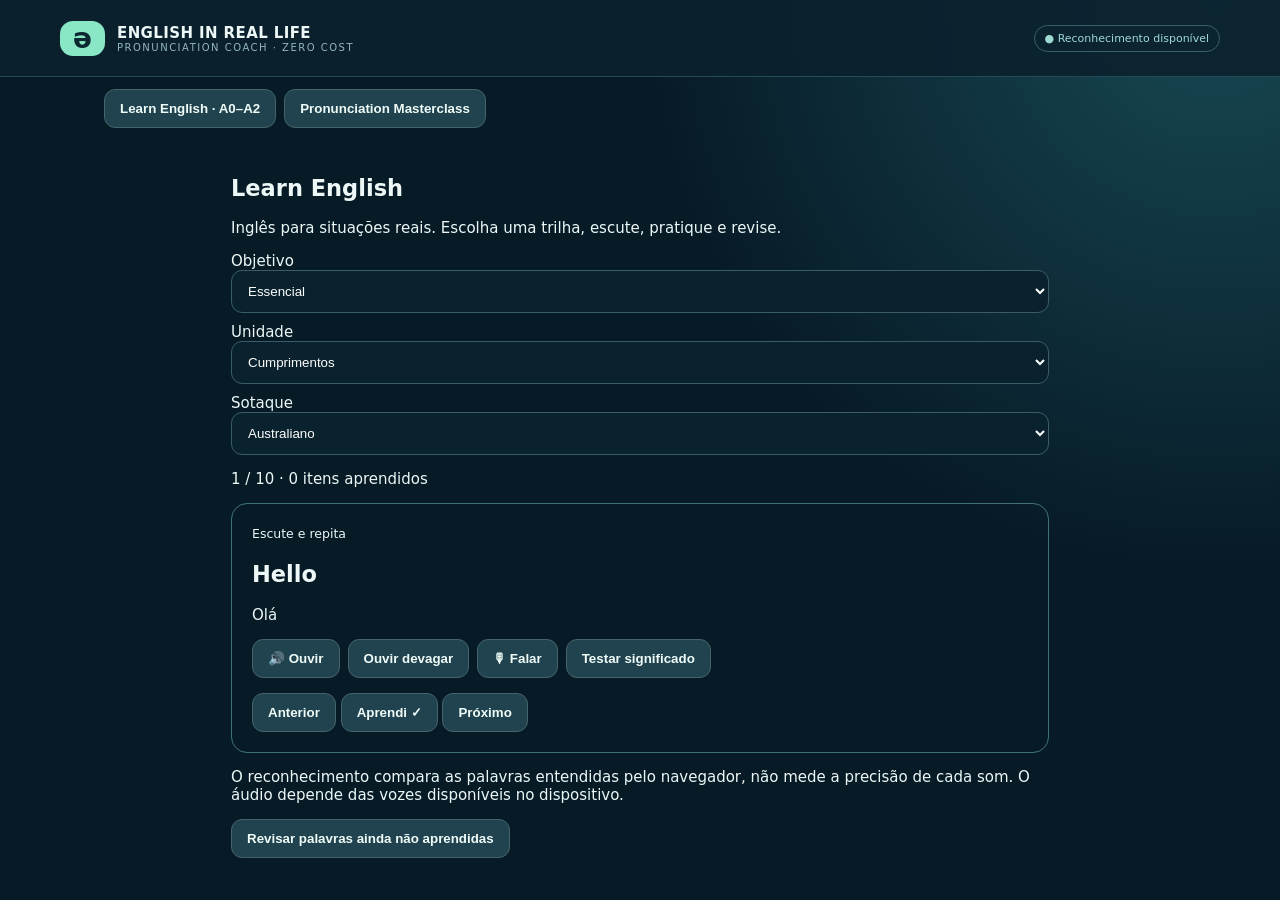
<file: index(2) (1).html>
<!doctype html><html lang="pt-BR"><head><meta charset="utf-8"><meta name="viewport" content="width=device-width,initial-scale=1"><meta name="theme-color" content="#071b27"><title>English in Real Life · Treinador Grátis</title><style>:root{font-family:Inter,system-ui,-apple-system,'Segoe UI',sans-serif;color:#ecf7f6;background:#071b27;font-size:15px}*{box-sizing:border-box}body{margin:0;background:radial-gradient(circle at 95% 0%,#174854 0,transparent 38%),#071b27}header{border-bottom:1px solid #244b56;background:#0a222ee8}.wrap{max-width:1200px;margin:auto;padding:0 20px}.head{display:flex;align-items:center;gap:12px;min-height:76px}.head strong{font-size:15px;letter-spacing:.4px}.head small{display:block;font-size:10px;color:#93b5be;letter-spacing:1.5px}.logo{background:#89e7c5;color:#0b2831;border-radius:13px;font-size:28px;font-weight:900;padding:1px 13px}.tag{border-radius:30px;border:1px solid #3b6068;padding:6px 10px;color:#9fd9d2;font-size:11px;margin-left:auto}.hero{padding:35px 0 22px}.eyebrow{font-size:11px;letter-spacing:1.5px;font-weight:800;color:#83e9c4}.hero h1{font-size:clamp(30px,5vw,54px);line-height:1.08;margin:12px 0;letter-spacing:-1.5px}.hero h1 em{font-style:normal;color:#8eeac6}.hero p{color:#b6cbd0;max-width:690px}.card{background:#102c39;border:1px solid #2a505c;border-radius:18px;padding:20px}.settings{display:flex;align-items:end;gap:18px;flex-wrap:wrap;margin-bottom:20px}.settings>div:not(.hint){flex:1;min-width:180px}.settings .hint{flex:2;min-width:250px}.settings label{display:block;color:#b9d1d4;margin-bottom:7px;font-size:12px}select,input{width:100%;padding:12px;border:1px solid #3a5c66;background:#0a222e;color:#fff;border-radius:11px}.layout{display:grid;grid-template-columns:300px 1fr;gap:18px}.between{display:flex;align-items:center;justify-content:space-between;gap:12px}.sidebar h2{font-size:18px}.sidebar input{margin:10px 0 13px}.sidebar{max-height:790px;overflow:auto}.item{display:flex;justify-content:space-between;align-items:center;width:100%;background:#153542;border:1px solid #294b57;border-radius:11px;margin:6px 0;color:#e7f7f3;text-align:left;padding:10px;cursor:pointer}.item.active{border-color:#8deac6;background:#214c4b}.item small{color:#a3c4c8}.item.done{border-left:4px solid #8deac6}.lesson h2{font-size:54px;color:#8deac6;margin:13px 0 0}.lesson h3{font-size:22px;margin:0 0 9px}.lesson>p{color:#b7cdd0}.steps{display:grid;gap:8px;margin:18px 0}.step{display:flex;gap:12px;align-items:center;color:#c0d5d9;font-size:13px}.step b{border-radius:9px;background:#21545a;color:#9cf5d2;min-width:28px;height:28px;display:grid;place-items:center}.practice{padding:22px;border-radius:15px;background:#08242f;border:1px solid #2c5960;text-align:center}.target{font-size:clamp(31px,6vw,50px);font-weight:800;letter-spacing:-1px;margin:10px 0}.practice p{color:#a5c4c9}.controls{display:flex;gap:10px;justify-content:center;flex-wrap:wrap}button{border:1px solid #45636a;background:#214350;color:#effcf7;padding:11px 15px;border-radius:11px;font-weight:750;cursor:pointer}button:hover:not(:disabled){filter:brightness(1.17)}button.primary{background:#89e7c5;color:#09272a;border-color:#89e7c5}button:disabled{opacity:.35;cursor:not-allowed}.hint{font-size:12px;color:#a0bac0;line-height:1.6}.result{background:#0b2531;border:1px solid #2c4c59;border-radius:14px;padding:18px;margin:16px 0;min-height:75px}.result h3{font-size:18px;margin:0 0 10px}.score{font-size:39px;color:#91e9ca;font-weight:850}.metrics{display:flex;flex-wrap:wrap;gap:9px;margin:12px 0}.metric{background:#1c404b;border-radius:10px;padding:10px;min-width:100px}.metric strong{display:block;font-size:20px}.metric small{color:#a9c5c9}.words{display:flex;flex-wrap:wrap;gap:6px}.word{border-radius:7px;padding:6px 9px;background:#31515b}.word.low{background:#654539}.actions{margin-top:12px}.bottom{margin:20px 0 50px}.bottom p{color:#b6cbd0}@media(max-width:750px){.layout{grid-template-columns:1fr}.sidebar{max-height:225px}.head .tag{font-size:10px}.wrap{padding:0 14px}.hero{padding:23px 0 16px}.card{padding:15px}.lesson h2{font-size:46px}.practice{padding:16px}.settings{gap:12px}}
</style><style>.step.active{color:#92e9c8;font-weight:800}.result.good{border-color:#6bba9e}.result.warn{border-color:#b89654}.recorded{margin-top:10px;width:100%}.modebadge{display:inline-block;background:#174838;color:#a8f3cf;border-radius:8px;padding:5px 9px;font-size:12px}.secondary{color:#c6d7db;font-size:13px}.wordchip{display:inline-block;background:#234a56;padding:5px 8px;border-radius:7px;margin:3px}.wordchip.bad{background:#6b3f35}.rowbuttons{display:flex;gap:8px;flex-wrap:wrap;margin:12px 0}.links a{color:#8eeac6}.guide{border-left:3px solid #89e7c5;padding-left:13px;margin:15px 0}.warning{background:#423625;border-radius:9px;padding:12px;color:#f2d8a3;font-size:12px}.result p{line-height:1.65}.audiofile{display:block;margin-top:10px;color:#89e7c5}.tiny{font-size:12px;color:#a9c4c9}.hide{display:none}.practice{margin-top:12px}.card.settings{margin-bottom:20px}@media(max-width:750px){.sidebar{max-height:160px}.controls button{flex:1}.result{padding:14px}}</style></head><body>
<header><div class="wrap head"><div class="logo">ə</div><div><strong>ENGLISH IN REAL LIFE</strong><small>PRONUNCIATION COACH · ZERO COST</small></div><span class="tag" id="status">Verificando microfone...</span></div></header>
<nav style="display:flex;gap:8px;max-width:1100px;margin:12px auto;padding:0 14px"><button onclick="switchCourse(true)">Learn English · A0–A2</button><button onclick="switchCourse(false)">Pronunciation Masterclass</button></nav><section id="beginner" style="max-width:850px;margin:auto;padding:16px"><h1>Learn English</h1><p>Inglês para situações reais. Escolha uma trilha, escute, pratique e revise.</p><div style="display:grid;gap:10px"><label>Objetivo <select id="bgoal"></select></label><label>Unidade <select id="bunit"></select></label><label id="careerLabel" hidden>Profissão (opcional) <input id="bcareer" placeholder="Sua profissão"><small> Escolha uma unidade profissional disponível. O campo não gera conteúdo novo automaticamente.</small></label><label>Sotaque <select id="blang"><option value="en-AU">Australiano</option><option value="en-US">Americano</option><option value="en-GB">Britânico</option></select></label></div><p id="bprogress"></p><article style="border:1px solid #427078;border-radius:16px;padding:20px"><small id="bmode"></small><h2 id="bword"></h2><p id="bmeaning"></p><div style="display:flex;flex-wrap:wrap;gap:8px"><button onclick="bsay(0.85)">🔊 Ouvir</button><button onclick="bsay(0.6)">Ouvir devagar</button><button id="bmic" onclick="brec()">🎙 Falar</button><button onclick="bquiz()">Testar significado</button></div><div id="bquiz"></div><p id="bfeedback" aria-live="polite"></p><button onclick="bmove(-1)">Anterior</button> <button onclick="bmark()">Aprendi ✓</button> <button onclick="bmove(1)">Próximo</button></article><p>O reconhecimento compara as palavras entendidas pelo navegador, não mede a precisão de cada som. O áudio depende das vozes disponíveis no dispositivo.</p><button onclick="breview()">Revisar palavras ainda não aprendidas</button></section><main class="wrap"><div class="hero"><span class="eyebrow">OUÇA · FALE · RECEBA FEEDBACK · REPITA</span><h1>Pronúncia com <em>prática de verdade.</em></h1><p>48 alvos, 3 etapas por som, voz australiana quando disponível e feedback gratuito por reconhecimento de fala do navegador. Sem Azure, chave de API, assinatura ou servidor pago.</p><span class="modebadge">100% sem cobrança de API</span></div>
<section class="card settings"><div><label for="locale">Idioma do reconhecimento</label><select id="locale"><option value="en-AU">🇦🇺 Australiano (padrão)</option><option value="en-US">🇺🇸 Americano (alternativa)</option><option value="en-GB">🇬🇧 Britânico</option></select></div><div><label for="threshold">Critério de avanço</label><select id="threshold"><option value="manual" selected>Após feedback · eu decido</option><option value="strict">Só quando reconhecido corretamente</option></select></div><div class="hint">Não há nota fonética artificial: a ferramenta mostra o que entendeu, compara com o texto e oferece orientações de articulação. Isso mede reconhecimento de palavras, não qualidade exata de cada fonema.</div></section>
<div class="layout"><aside class="card sidebar"><div class="between"><h2>Atlas dos sons</h2><span id="progress">0/48</span></div><input id="search" placeholder="Buscar som ou palavra" aria-label="Buscar som"><div id="catalog"></div></aside>
<section class="card lesson"><div class="between"><span class="eyebrow" id="lessonNum">ALVO 01 / 48</span><span class="tag" id="lessonGroup">VOGAIS</span></div><h2 id="ipa">/ɪ/</h2><h3 id="soundTitle">I relaxado</h3><p class="guide" id="description"></p><div class="steps"><div class="step" id="step1"><b>1</b><span>Ouça o modelo e observe a articulação.</span></div><div class="step" id="step2"><b>2</b><span>Fale no microfone e veja o que o navegador entendeu.</span></div><div class="step" id="step3"><b>3</b><span>Analise o feedback, repita ou avance.</span></div></div>
<div class="practice"><span class="eyebrow" id="taskLabel">ETAPA 1 · PALAVRA</span><div class="target" id="target">ship</div><p id="translation"></p><div class="controls"><button id="listen">▶ Ouvir modelo</button><button class="primary" id="record">🎙 Falar e conferir</button></div><p class="hint" id="micHint">Ao tocar em “Falar e conferir”, autorize o microfone e diga a expressão.</p></div>
<div class="result" id="result" aria-live="polite"><p class="hint">O feedback aparecerá aqui após sua tentativa.</p></div>
<div class="between actions"><button id="retry" disabled>↻ Tentar novamente</button><button id="next" disabled>Próxima etapa →</button></div><p class="hint">O próximo passo só é liberado depois de uma tentativa com feedback. Se o navegador não reconhecer a fala, você pode tentar novamente ou continuar manualmente.</p>
</section></div>
<section class="card bottom"><h2>O que é realmente gratuito?</h2><p>O áudio usa a síntese de voz disponível no celular. O reconhecimento usa a API de fala do navegador (quando compatível). Não contratamos serviços de avaliação fonética nem atribuímos notas fictícias.</p><p><strong>Privacidade:</strong> em alguns navegadores, o reconhecimento de fala envia o áudio ao provedor do navegador. Não enviamos nem armazenamos o áudio em um servidor próprio. O progresso é salvo apenas no dispositivo. O site precisa de HTTPS para usar o microfone quando publicado.</p><p class="links"><a href="https://www.youtube.com/playlist?list=PLD6B222E02447DC07" target="_blank" rel="noopener">BBC · Vídeos dos 44 sons ↗</a> · <a href="https://www.youtube.com/results?search_query=Australian+English+pronunciation+mmmEnglish" target="_blank" rel="noopener">Vídeos australianos ↗</a></p></section>
</main><script>const raw=[
['/ɪ/','I relaxado','ship','sheep','My shift starts at three.','Língua alta, ligeiramente relaxada; não pronuncie como o I longo.'],
['/iː/','I longo','sheep','ship','Please leave the green tray here.','Língua alta e frontal, vogal tensa; contraste com ship.'],
['/e/','É de bed','bed','bad','There are ten boxes left.','Língua anterior, altura média; não abra tanto quanto /æ/.'],
['/æ/','A aberto','bad','bed','Can you give me a hand?','Abra mais a mandíbula e mantenha a língua à frente.'],
['/ɑː/','A longo','car','cup','The car is parked outside.','Vogal baixa e posterior; no modelo australiano não force R final.'],
['/ɒ/','Ó curto','hot','law','This box is not on the pallet.','Lábios arredondados e vogal curta; característica de muitas variedades australianas.'],
['/ɔː/','Ó longo','law','hot','We walk to work sometimes.','Lábios arredondados, vogal mais sustentada.'],
['/ʊ/','U relaxado','full','fool','Have a look at this plant.','Língua alta posterior, mas relaxada.'],
['/uː/','U longo','fool','full','The blue boxes are in the next room.','Vogal alta posterior e sustentada; compare full e fool.'],
['/ʌ/','Â de cup','cup','car','I got lucky with my new job.','Mandíbula moderadamente aberta; não nasalize como o ã português.'],
['/ɜː/','Vogal de nurse','work','about','I work in a warehouse.','Língua central; no australiano work não tem R consonantal.'],
['/ə/','Schwa','about','work','I need to check the plants.','Vogal central muito breve, em sílaba sem destaque.'],
['/eɪ/','Ditongo de day','day','bed','I take the train every day.','Deslize de uma vogal média anterior para posição mais alta.'],
['/aɪ/','Ditongo de time','time','Tim','What time does your shift finish?','Comece aberto e deslize para /ɪ/.'],
['/ɔɪ/','Ditongo de boy','boy','buy','I really enjoy dancing.','Comece arredondado e deslize para a frente.'],
['/aʊ/','Ditongo de now','now','no','I am heading out now.','Comece aberto e arredonde os lábios ao terminar.'],
['/əʊ/','Ditongo de go','go','got','I usually go home after work.','Em inglês australiano o ditongo pode soar /əʉ/.'],
['/ɪə/','Ditongo de near','near','knee','Come over here for a second.','Deslize de posição alta frontal ao centro; sem R final forçado.'],
['/eə/','Ditongo de hair','hair','head','Can you leave it over there?','Comece anterior média e deslize para o centro.'],
['/ʊə/','Ditongo de tour','tour','law','We are taking a tour of the nursery.','Varia muito entre sotaques; muitos falantes fundem esse ditongo.'],
['/p/','P sem voz','pack','back','Please pack these plants.','Feche os lábios e solte ar sem voz.'],
['/b/','B com voz','back','pack','Put the bags in the box.','Feche os lábios e solte com vibração da voz.'],
['/t/','T de tea','tea','day','Take the tray to the table.','Toque a crista atrás dos dentes e solte o ar.'],
['/d/','D de day','day','tea','Do you need these seeds?','Mesmo ponto do T, mas com voz.'],
['/k/','K de key','coat','goat','Could you check the stock?','Parte de trás da língua toca o palato mole, sem voz.'],
['/g/','G de go','goat','coat','Go through the garden gate.','Parte posterior da língua toca o palato mole, com voz.'],
['/f/','F sem voz','fan','van','My shift finishes at five.','Dentes superiores encostam no lábio inferior; ar contínuo.'],
['/v/','V com voz','van','fan','We have five boxes to move.','Mesma posição do F, com vibração.'],
['/θ/','TH sem voz','thin','tin','I think there are three trays.','Ponta da língua perto dos dentes; sopre sem voz.'],
['/ð/','TH com voz','then','den','These are the ones I need.','Língua perto dos dentes e vibração da voz.'],
['/s/','S sem voz','sip','zip','These plants need more space.','Ar passa por um canal estreito, sem vibração.'],
['/z/','Z com voz','zip','sip','Please move those bags.','Como S, mas com voz.'],
['/ʃ/','SH de shift','ship','chip','She checked my shift.','Língua um pouco recuada; fricção contínua sem voz.'],
['/ʒ/','Som de measure','pleasure','pressure','We measure the temperature.','Semelhante ao J brasileiro de já, com fricção e voz.'],
['/h/','H soprado','heat','eat','Can you help me here?','Sopro suave na glote, sem R gutural.'],
['/tʃ/','CH de check','chip','ship','Could you check this chair?','Fechamento de T seguido de SH em uma única consoante.'],
['/dʒ/','J de job','job','chop','I have got a job near the city.','Fechamento de D seguido de fricção sonora.'],
['/m/','M nasal','sum','sun','Meet me in the morning.','Lábios fechados; ar pelo nariz.'],
['/n/','N nasal','sun','sum','No, the nursery is nearby.','Ponta da língua na crista atrás dos dentes; ar nasal.'],
['/ŋ/','NG de sing','sing','sin','I enjoy working outdoors.','Dorso da língua no palato mole; sem G extra no fim.'],
['/l/','L claro','light','right','The leaves look healthy.','Ponta da língua na crista; ar escapa pelas laterais.'],
['/r/','R inglês','right','light','Turn right at the next road.','Língua elevada sem vibração repetida; R aproximante.'],
['/j/','Y consonantal','yet','jet','Yes, you can use this one.','Deslize rápido como o início de I longo.'],
['/w/','W de water','west','vest','We need more water.','Arredonde os lábios e deslize para a vogal.'],
['[ɾ]','T/D rápido','water','waiter','I need a bottle of water.','Toque alveolar muito breve; depende do sotaque e contexto.'],
['[ʔ]','Parada glotal','button','butter','Put the button on the right side.','Interrompa o fluxo de ar brevemente na glote; uso variável.'],
['[ɫ]','L escuro','full','fool','Fill the milk bottle carefully.','Eleve o dorso da língua ao produzir L final.'],
['linking R','R de ligação','far away','far','There are more apples over there.','No australiano, ligue o R quando a palavra seguinte começa com vogal.']
];
const $=s=>document.querySelector(s);
const sounds=raw.map((r,i)=>({ipa:r[0],title:r[1],word:r[2],contrast:r[3],sentence:r[4],guide:r[5],group:i<12?'Vogais':i<20?'Ditongos':i<44?'Consoantes':'Extras'}));
const storage={get(k){try{return localStorage.getItem(k)}catch{return null}},set(k,v){try{localStorage.setItem(k,v)}catch{}}};
let current=0,stage=0,assessed=false,busy=false,activeRecognition=null,completed=new Set(JSON.parse(storage.get('coach_free_done_v1')||'[]'));
const tasks=()=>{let s=sounds[current];return [{text:s.word,label:'PALAVRA',tip:'Diga somente esta palavra. Compare o som com o exemplo.'},{text:`${s.word}, ${s.contrast}`,label:'CONTRASTE',tip:'Diga as duas palavras com uma pausa curta. O reconhecimento pode não distinguir todas as vogais.'},{text:s.sentence,label:'FRASE REAL',tip:'Leia a frase inteira, com ritmo natural.'}]};
const escapeHTML=s=>String(s).replace(/[&<>"']/g,c=>({'&':'&amp;','<':'&lt;','>':'&gt;','"':'&quot;'}[c]));
const normalize=s=>String(s).toLowerCase().normalize('NFKD').replace(/[^a-z\s]/g,' ').replace(/\s+/g,' ').trim();
const wordList=s=>normalize(s).split(' ').filter(Boolean);
function editDistance(a,b){let dp=Array.from({length:a.length+1},(_,i)=>i);for(let j=1;j<=b.length;j++){let next=[j];for(let i=1;i<=a.length;i++)next[i]=Math.min(next[i-1]+1,dp[i]+1,dp[i-1]+(a[i-1]===b[j-1]?0:1));dp=next;}return dp[a.length]}
function compare(expected,actual){let e=wordList(expected),a=wordList(actual);let matched=e.map((w,i)=>a[i]===w);return {e,a,matched,exact:normalize(expected)===normalize(actual),distance:editDistance(e,a)}}
function renderCatalog(){let q=$('#search').value.toLowerCase();$('#catalog').innerHTML='';sounds.forEach((s,i)=>{if(!`${s.ipa} ${s.title} ${s.word}`.toLowerCase().includes(q))return;let b=document.createElement('button');b.className='item '+(i===current?'active ':'')+(completed.has(i)?'done':'');b.innerHTML=`<span><strong>${escapeHTML(s.ipa)}</strong> · ${escapeHTML(s.title)}<br><small>${escapeHTML(s.word)} · ${escapeHTML(s.group)}</small></span><span>${completed.has(i)?'✓':'›'}</span>`;b.onclick=()=>{stopRec();current=i;stage=0;assessed=false;render()};$('#catalog').append(b)});$('#progress').textContent=completed.size+'/48'}
function render(){const s=sounds[current],t=tasks()[stage];$('#lessonNum').textContent=`ALVO ${String(current+1).padStart(2,'0')} / 48`;$('#lessonGroup').textContent=s.group;$('#ipa').textContent=s.ipa;$('#soundTitle').textContent=s.title;$('#description').textContent=s.guide;$('#taskLabel').textContent=`ETAPA ${stage+1}/3 · ${t.label}`;$('#target').textContent=t.text;$('#translation').textContent=t.tip;$('#next').disabled=true;$('#retry').disabled=true;$('#next').textContent=stage===2?'Concluir e próximo som →':'Próxima etapa →';$('#result').className='result';$('#result').innerHTML='<p class="hint">Ouça, fale e confira o resultado. Você poderá repetir antes de avançar.</p>';$('#record').disabled=false;$('#record').textContent='🎙 Falar e conferir';$('#micHint').textContent='Toque no microfone, autorize e fale uma vez.';[1,2,3].forEach(n=>$('#step'+n).classList.toggle('active',n===Math.min(3,assessed?3:2)));renderCatalog()}
function speak(){if(!window.speechSynthesis){$('#micHint').textContent='A síntese de voz não está disponível neste navegador.';return;}speechSynthesis.cancel();let u=new SpeechSynthesisUtterance(tasks()[stage].text);u.lang=$('#locale').value;u.rate=.8;let voices=speechSynthesis.getVoices();u.voice=voices.find(x=>x.lang.toLowerCase()===u.lang.toLowerCase())||voices.find(x=>x.lang.toLowerCase().startsWith('en'))||null;speechSynthesis.speak(u)}
function feedback(transcript,confidence){const expected=tasks()[stage].text,cmp=compare(expected,transcript);let note=cmp.exact?'O navegador reconheceu exatamente a expressão esperada. Agora confira se a articulação e o ritmo soaram naturais ao ouvir o modelo.':`O navegador entendeu algo diferente. Revise especialmente ${sounds[current].word} e o contraste ${sounds[current].contrast}. ${sounds[current].guide}`;
let chips=cmp.e.map((w,i)=>`<span class="wordchip ${cmp.matched[i]?'':'bad'}">${escapeHTML(w)} ${cmp.matched[i]?'✓':'?'}</span>`).join('');
$('#result').className='result '+(cmp.exact?'good':'warn');$('#result').innerHTML=`<h3>${cmp.exact?'✓ Reconhecido como esperado':'↻ Vamos ajustar'}</h3><p><strong>Você deveria dizer:</strong> ${escapeHTML(expected)}</p><p><strong>O navegador entendeu:</strong> ${escapeHTML(transcript||'(sem transcrição)')}</p><div>${chips}</div><p>${escapeHTML(note)}</p><p class="tiny">${Number.isFinite(confidence)?'Confiança interna do reconhecimento: '+Math.round(confidence*100)+'% (não é nota de pronúncia). ':' '}Um acerto não comprova articulação fonética perfeita; um erro também pode ser do reconhecedor.</p>`;
assessed=true;$('#retry').disabled=false;$('#next').disabled=($('#threshold').value==='strict'&&!cmp.exact);$('#step3').classList.add('active');$('#micHint').textContent=cmp.exact?'Você pode avançar ou repetir para consolidar.':'Repita com calma. No modo flexível, também pode avançar após conferir o feedback.';}
function fail(msg){$('#result').className='result warn';$('#result').innerHTML=`<h3>Não foi possível reconhecer a fala</h3><p>${escapeHTML(msg)}</p><p class="tiny">Isso não significa que você pronunciou errado. Você pode tentar novamente ou avançar sem avaliação automática.</p><button id="manualContinue">Continuar sem reconhecimento</button>`;$('#manualContinue').onclick=()=>{assessed=true;$('#retry').disabled=false;$('#next').disabled=false;$('#result').innerHTML+='<p class="tiny">Avanço manual selecionado; nenhuma avaliação foi atribuída.</p>'};}
let recTimeout=null,stopTimeout=null,recognitionId=0;
function resetMic(){clearTimeout(recTimeout);clearTimeout(stopTimeout);busy=false;activeRecognition=null;$('#record').disabled=false;$('#record').textContent='🎙 Falar e conferir';$('#retry').disabled=false;}
function stopRec(){
 if(!busy)return;
 $('#record').textContent='⏳ Encerrando...';$('#record').disabled=true;
 $('#micHint').textContent='Finalizando reconhecimento...';
 try{activeRecognition?.stop()}catch(e){}
 clearTimeout(stopTimeout);
 const id=recognitionId;
 stopTimeout=setTimeout(()=>{
  if(id!==recognitionId||!busy)return;
  try{activeRecognition?.abort()}catch(e){}
  recognitionId++;resetMic();
  fail('O reconhecimento não respondeu. O arquivo aberto por content://downloads pode impedir o serviço de voz. Experimente o site publicado em HTTPS.');
 },3000);
}
function startRec(){
 if(busy)return;
 const SR=window.SpeechRecognition||window.webkitSpeechRecognition;
 if(!SR){fail('Este navegador não oferece reconhecimento de voz. Experimente o Chrome atualizado.');return;}
 if(!window.isSecureContext){fail('O microfone exige uma página HTTPS. Arquivos locais não são confiáveis para este teste.');return;}
 const id=++recognitionId;
 busy=true;assessed=false;
 $('#retry').disabled=true;$('#next').disabled=true;$('#record').disabled=false;
 $('#record').textContent='● Ouvindo... toque para parar';
 $('#micHint').textContent='Diga a palavra e toque para encerrar. Limite de 12 segundos.';
 const rec=new SR();activeRecognition=rec;rec.lang=$('#locale').value;
 rec.continuous=false;rec.interimResults=false;rec.maxAlternatives=3;
 let got=false,err='';
 rec.onresult=e=>{
  if(id!==recognitionId)return;
  let a=e.results[e.resultIndex]||e.results[0];
  if(!a||!a[0])return;
  got=true;resetMic();feedback(a[0].transcript,a[0].confidence);
 };
 rec.onerror=e=>{
  if(id!==recognitionId)return;
  const map={'not-allowed':'Permissão negada: autorize o microfone no Chrome.','no-speech':'O navegador não detectou fala.','network':'Falha de rede no serviço de reconhecimento. Tente com internet ativa e o site em HTTPS.','audio-capture':'Não foi possível captar áudio do microfone.','service-not-allowed':'Serviço de reconhecimento não autorizado neste endereço.'};
  err=map[e.error]||('Falha de reconhecimento: '+e.error);
  resetMic();fail(err);
 };
 rec.onend=()=>{
  if(id!==recognitionId)return;
  if(!busy)return;
  resetMic();if(!got)fail(err||'O navegador terminou sem devolver texto. Isso pode acontecer ao abrir por content://downloads.');
 };
 try{rec.start();recTimeout=setTimeout(()=>{if(id===recognitionId&&busy)stopRec()},12000)}
 catch(e){resetMic();fail('Não foi possível iniciar: '+e.message)}
}
$('#listen').onclick=speak;$('#record').onclick=()=>busy?stopRec():startRec();$('#retry').onclick=()=>{recognitionId++;try{activeRecognition?.abort()}catch(e){}resetMic();assessed=false;render()};$('#next').onclick=()=>{if(!assessed)return;if(stage<2)stage++;else{completed.add(current);storage.set('coach_free_done_v1',JSON.stringify([...completed]));current=(current+1)%sounds.length;stage=0}assessed=false;render()};$('#search').oninput=renderCatalog;$('#threshold').onchange=()=>{if(assessed)$('#micHint').textContent='Critério alterado. Repita a tentativa para atualizar o desbloqueio.'};render();if(location.protocol==='content:'||location.protocol==='file:'){$('#status').textContent='⚠ Arquivo local: reconhecimento pode falhar. Use HTTPS.';}const supported=!!(window.SpeechRecognition||window.webkitSpeechRecognition);if(location.protocol!=='content:'&&location.protocol!=='file:')$('#status').textContent=supported?'● Reconhecimento disponível':'○ Reconhecimento indisponível';
</script><script>const BD={"Essencial": {"Cumprimentos": [["Hello", "Olá"], ["Good morning", "Bom dia"], ["How are you?", "Como você está?"], ["I am fine", "Estou bem"], ["Nice to meet you", "Prazer em conhecer você"], ["See you later", "Até mais"], ["Thank you", "Obrigado"], ["You are welcome", "De nada"], ["Please", "Por favor"], ["Excuse me", "Com licença"]], "Sobre mim": [["My name is", "Meu nome é"], ["I am from Brazil", "Sou do Brasil"], ["I live here", "Eu moro aqui"], ["I speak Portuguese", "Eu falo português"], ["I am learning English", "Estou aprendendo inglês"], ["I do not understand", "Não entendo"], ["Could you repeat that?", "Poderia repetir?"], ["Speak slowly, please", "Fale devagar, por favor"]], "Verbos básicos": [["I want", "Eu quero"], ["I need", "Eu preciso"], ["I have", "Eu tenho"], ["I like", "Eu gosto"], ["I can", "Eu consigo"], ["I go", "Eu vou"], ["I work", "Eu trabalho"], ["I know", "Eu sei"], ["I think", "Eu acho"], ["I feel", "Eu sinto"]]}, "Dia a dia": {"Comida e compras": [["Water", "Água"], ["Bread", "Pão"], ["Milk", "Leite"], ["Eggs", "Ovos"], ["Rice", "Arroz"], ["Chicken", "Frango"], ["How much is this?", "Quanto custa isto?"], ["Can I pay by card?", "Posso pagar com cartão?"], ["I would like a coffee", "Eu gostaria de um café"], ["Can I have the bill?", "Pode trazer a conta?"]], "Rotina e transporte": [["I wake up early", "Eu acordo cedo"], ["I go to work", "Eu vou trabalhar"], ["I take the bus", "Eu pego o ônibus"], ["Where is the station?", "Onde fica a estação?"], ["What time is it?", "Que horas são?"], ["I am running late", "Estou atrasado"], ["I am tired", "Estou cansado"], ["I am going home", "Estou indo para casa"]]}, "Viagem": {"Aeroporto": [["Passport", "Passaporte"], ["Boarding pass", "Cartão de embarque"], ["Luggage", "Bagagem"], ["Gate", "Portão"], ["Departure", "Partida"], ["Arrival", "Chegada"], ["Where is my gate?", "Onde fica meu portão?"], ["I am here on holiday", "Estou aqui de férias"], ["I have a connecting flight", "Tenho um voo de conexão"], ["My luggage is missing", "Minha bagagem desapareceu"]], "Hotel e emergências": [["I have a reservation", "Tenho uma reserva"], ["Can I check in?", "Posso fazer o check-in?"], ["Room key", "Chave do quarto"], ["Is breakfast included?", "O café da manhã está incluído?"], ["Where is the bathroom?", "Onde fica o banheiro?"], ["I need help", "Preciso de ajuda"], ["Call an ambulance", "Chame uma ambulância"], ["I lost my passport", "Perdi meu passaporte"]]}, "Trabalho": {"Comunicação profissional": [["Shift", "Turno"], ["Meeting", "Reunião"], ["Schedule", "Cronograma"], ["Deadline", "Prazo"], ["Task", "Tarefa"], ["Manager", "Gerente"], ["I am available", "Estou disponível"], ["Could you show me how?", "Poderia me mostrar como?"], ["I have finished the task", "Terminei a tarefa"], ["I need some help", "Preciso de ajuda"]], "Entrevista": [["I have experience", "Tenho experiência"], ["I am a fast learner", "Aprendo rapidamente"], ["I work well in a team", "Trabalho bem em equipe"], ["What are the working hours?", "Qual é o horário de trabalho?"], ["When can I start?", "Quando posso começar?"]], "Nutrição e saúde": [["Patient", "Paciente"], ["Dietary assessment", "Avaliação alimentar"], ["Meal plan", "Plano alimentar"], ["Food allergy", "Alergia alimentar"], ["Medical history", "Histórico médico"], ["Do you have any allergies?", "Você tem alguma alergia?"], ["How often do you eat this?", "Com que frequência você come isto?"]], "Hospitalidade": [["Order", "Pedido"], ["Menu", "Cardápio"], ["Table", "Mesa"], ["Receipt", "Recibo"], ["Are you ready to order?", "Está pronto para pedir?"], ["Would you like anything else?", "Gostaria de mais alguma coisa?"]], "Tecnologia": [["Software", "Programa"], ["Bug", "Erro de software"], ["Database", "Banco de dados"], ["Password", "Senha"], ["I will fix the issue", "Vou corrigir o problema"]], "Construção e horticultura": [["Tools", "Ferramentas"], ["Safety boots", "Botas de segurança"], ["Soil", "Solo"], ["Seedling", "Muda"], ["Irrigation", "Irrigação"], ["Wear your gloves", "Use suas luvas"]], "Vendas e administração": [["Customer", "Cliente"], ["Invoice", "Fatura"], ["Stock", "Estoque"], ["Discount", "Desconto"], ["How can I help you?", "Como posso ajudar?"], ["I will send you an email", "Vou enviar um e-mail"]]}, "Estudos": {"Sala de aula": [["Class", "Aula"], ["Teacher", "Professor"], ["Assignment", "Tarefa acadêmica"], ["Homework", "Dever de casa"], ["Exam", "Prova"], ["Could you explain this?", "Poderia explicar isto?"], ["I have a question", "Tenho uma pergunta"], ["When is it due?", "Qual é o prazo?"]]}, "Socialização": {"Conversas": [["What do you do?", "O que você faz?"], ["Where are you from?", "De onde você é?"], ["What do you like doing?", "O que você gosta de fazer?"], ["Would you like to join us?", "Gostaria de se juntar a nós?"], ["That sounds great", "Parece ótimo"], ["I had a great time", "Me diverti muito"], ["Let us catch up soon", "Vamos nos encontrar em breve"]]}, "Morar no exterior": {"Serviços e saúde": [["Rent", "Aluguel"], ["Lease", "Contrato de aluguel"], ["Bank account", "Conta bancária"], ["Appointment", "Consulta ou compromisso"], ["Prescription", "Receita médica"], ["I need to see a doctor", "Preciso consultar um médico"], ["How do I get there?", "Como chego lá?"], ["Can I book an appointment?", "Posso marcar uma consulta?"]]}};let bi=0,bl=[],br=false,recB=null;const B=id=>document.getElementById(id);let learned={};try{learned=JSON.parse(localStorage.getItem('erl-beginner')||'{}')}catch(e){};function switchCourse(b){B('beginner').hidden=!b;document.querySelector('main.wrap').hidden=b;if(!b&&recB)try{recB.abort()}catch(e){}}function bopts(el,arr){el.replaceChildren(...arr.map(n=>new Option(n,n)))}function bunit(){bopts(B('bunit'),Object.keys(BD[B('bgoal').value]));B('careerLabel').hidden=B('bgoal').value!=='Trabalho';bload()}function bload(){br=false;bl=BD[B('bgoal').value][B('bunit').value];bi=0;bshow()}function bshow(){B('bquiz').replaceChildren();B('bmeaning').hidden=false;B('bfeedback').textContent='';B('bmode').textContent=br?'Revisão':'Escute e repita';B('bword').textContent=bl[bi][0];B('bmeaning').textContent=bl[bi][1];B('bprogress').textContent=`${bi+1} / ${bl.length} · ${Object.keys(learned).length} itens aprendidos`;}function bmove(d){bi=(bi+d+bl.length)%bl.length;bshow()}function bmark(){learned[bl[bi][0]]=true;try{localStorage.setItem('erl-beginner',JSON.stringify(learned))}catch(e){};bmove(1)}function breview(){const a=Object.values(BD).flatMap(v=>Object.values(v).flat()).filter(x=>!learned[x[0]]);if(!a.length){B('bfeedback').textContent='Você marcou todos os itens como aprendidos!';return}bl=a;bi=0;br=true;bshow()}function bsay(rate){if(!window.speechSynthesis){B('bfeedback').textContent='Áudio indisponível neste navegador.';return}speechSynthesis.cancel();const u=new SpeechSynthesisUtterance(bl[bi][0]);u.lang=B('blang').value;u.rate=rate;const voice=speechSynthesis.getVoices().find(v=>v.lang===u.lang);if(voice)u.voice=voice;speechSynthesis.speak(u)}function bquiz(){const q=B('bquiz');q.replaceChildren();const answer=bl[bi][1];B('bmeaning').hidden=true;const all=[...new Set(Object.values(BD).flatMap(v=>Object.values(v).flat()).map(x=>x[1]))].filter(x=>x!==answer).sort(()=>Math.random()-.5).slice(0,3);[answer,...all].sort(()=>Math.random()-.5).forEach(x=>{const btn=document.createElement('button');btn.textContent=x;btn.onclick=()=>{B('bfeedback').textContent=x===answer?'Correto!':'Tente novamente.';if(x===answer)B('bmeaning').hidden=false};q.append(btn)})}function brec(){if(recB){try{recB.stop()}catch(e){}return}const R=window.SpeechRecognition||window.webkitSpeechRecognition;if(!R){B('bfeedback').textContent='Reconhecimento indisponível. Use Ouvir e repita.';return}const r=new R();recB=r;r.lang=B('blang').value;const target=bl[bi][0];const norm=x=>x.toLowerCase().replace(/[^a-z0-9 ]/g,'').trim();const done=()=>{if(recB===r){recB=null;B('bmic').textContent='🎙 Falar'}};r.onresult=e=>{const heard=e.results[0][0].transcript;B('bfeedback').textContent='Ouvi: '+heard+(norm(heard)===norm(target)?' — palavras reconhecidas!':' — escute e tente novamente.');done()};r.onerror=e=>{B('bfeedback').textContent='Não foi possível reconhecer: '+e.error;done()};r.onend=()=>{if(recB===r){B('bfeedback').textContent='Nenhuma transcrição recebida. Tente novamente.';done()}};try{r.start();B('bmic').textContent='■ Encerrar';setTimeout(()=>{if(recB===r){try{r.abort()}catch(e){}done()}},15000)}catch(e){done()}}bopts(B('bgoal'),Object.keys(BD));B('bgoal').onchange=bunit;B('bunit').onchange=bload;bunit();switchCourse(true);</script></body></html>
</file>
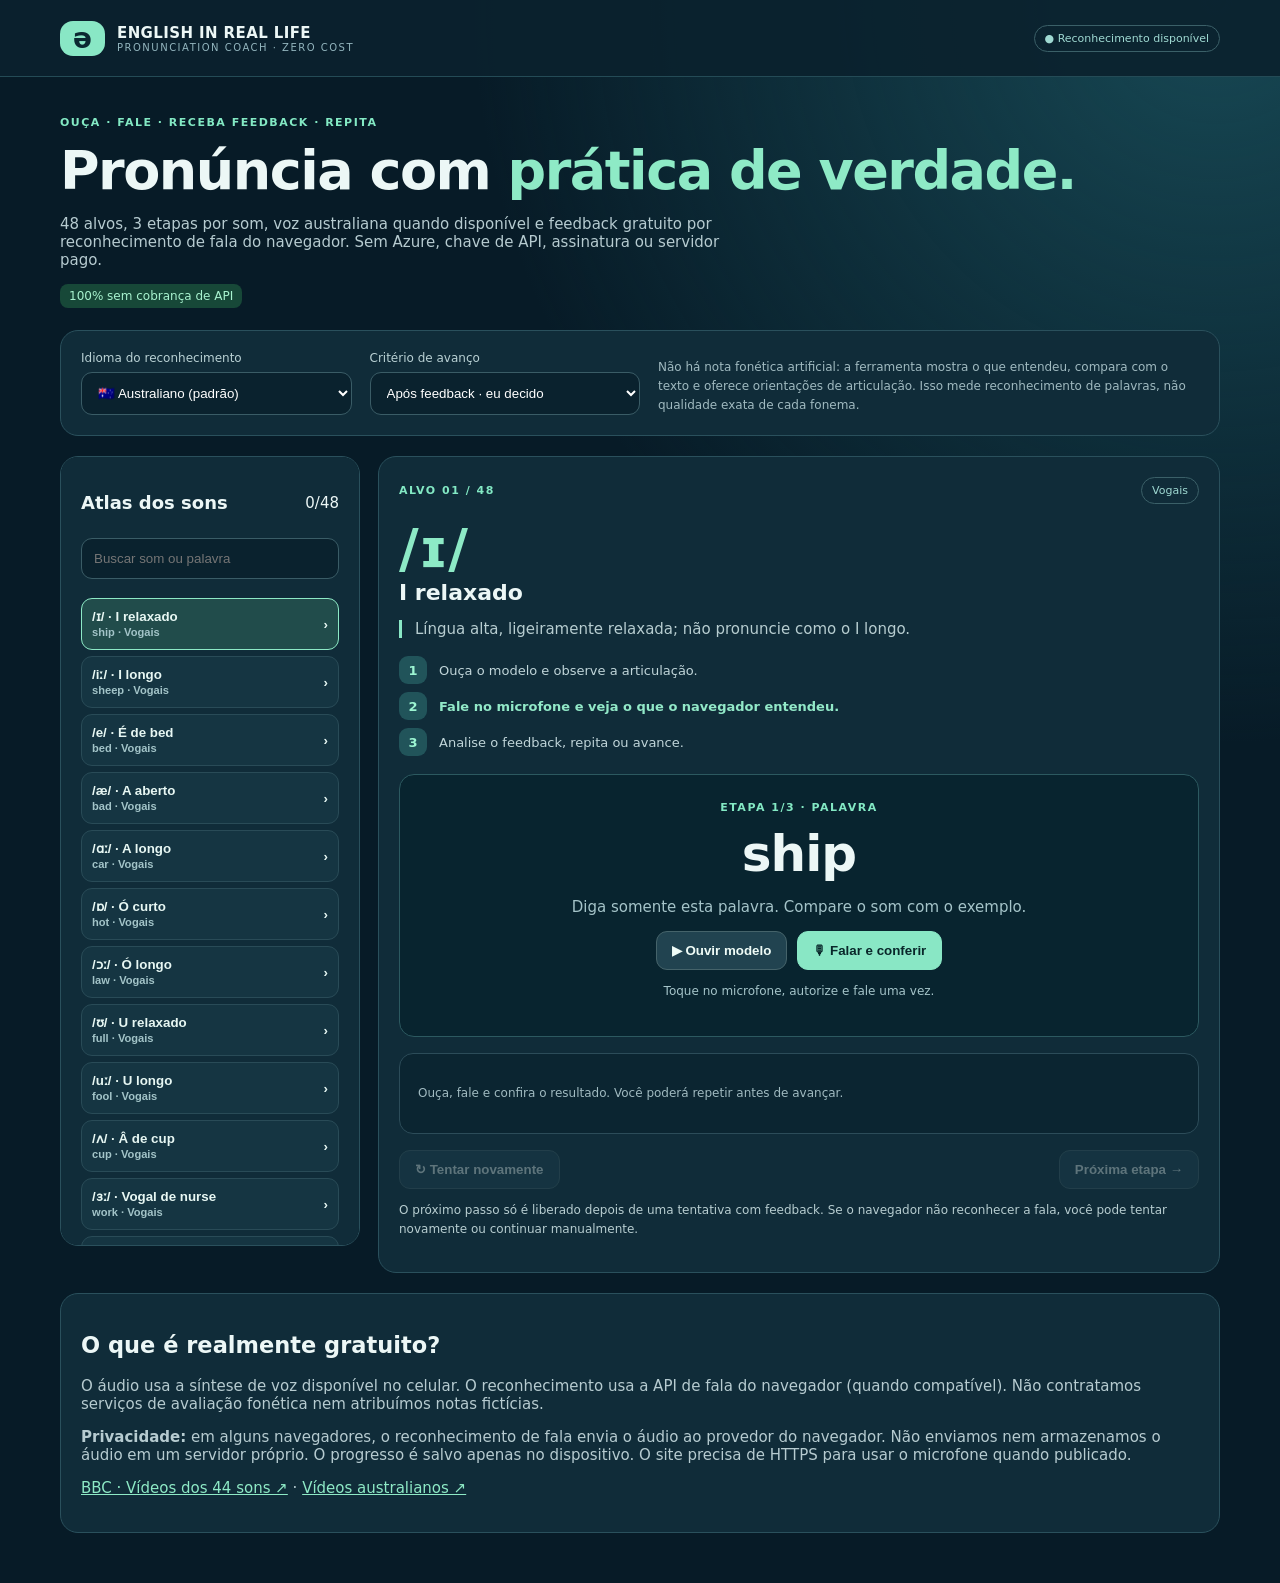
<file: indexold.html>
<!doctype html><html lang="pt-BR"><head><meta charset="utf-8"><meta name="viewport" content="width=device-width,initial-scale=1"><meta name="theme-color" content="#071b27"><title>English in Real Life · Treinador Grátis</title><style>:root{font-family:Inter,system-ui,-apple-system,'Segoe UI',sans-serif;color:#ecf7f6;background:#071b27;font-size:15px}*{box-sizing:border-box}body{margin:0;background:radial-gradient(circle at 95% 0%,#174854 0,transparent 38%),#071b27}header{border-bottom:1px solid #244b56;background:#0a222ee8}.wrap{max-width:1200px;margin:auto;padding:0 20px}.head{display:flex;align-items:center;gap:12px;min-height:76px}.head strong{font-size:15px;letter-spacing:.4px}.head small{display:block;font-size:10px;color:#93b5be;letter-spacing:1.5px}.logo{background:#89e7c5;color:#0b2831;border-radius:13px;font-size:28px;font-weight:900;padding:1px 13px}.tag{border-radius:30px;border:1px solid #3b6068;padding:6px 10px;color:#9fd9d2;font-size:11px;margin-left:auto}.hero{padding:35px 0 22px}.eyebrow{font-size:11px;letter-spacing:1.5px;font-weight:800;color:#83e9c4}.hero h1{font-size:clamp(30px,5vw,54px);line-height:1.08;margin:12px 0;letter-spacing:-1.5px}.hero h1 em{font-style:normal;color:#8eeac6}.hero p{color:#b6cbd0;max-width:690px}.card{background:#102c39;border:1px solid #2a505c;border-radius:18px;padding:20px}.settings{display:flex;align-items:end;gap:18px;flex-wrap:wrap;margin-bottom:20px}.settings>div:not(.hint){flex:1;min-width:180px}.settings .hint{flex:2;min-width:250px}.settings label{display:block;color:#b9d1d4;margin-bottom:7px;font-size:12px}select,input{width:100%;padding:12px;border:1px solid #3a5c66;background:#0a222e;color:#fff;border-radius:11px}.layout{display:grid;grid-template-columns:300px 1fr;gap:18px}.between{display:flex;align-items:center;justify-content:space-between;gap:12px}.sidebar h2{font-size:18px}.sidebar input{margin:10px 0 13px}.sidebar{max-height:790px;overflow:auto}.item{display:flex;justify-content:space-between;align-items:center;width:100%;background:#153542;border:1px solid #294b57;border-radius:11px;margin:6px 0;color:#e7f7f3;text-align:left;padding:10px;cursor:pointer}.item.active{border-color:#8deac6;background:#214c4b}.item small{color:#a3c4c8}.item.done{border-left:4px solid #8deac6}.lesson h2{font-size:54px;color:#8deac6;margin:13px 0 0}.lesson h3{font-size:22px;margin:0 0 9px}.lesson>p{color:#b7cdd0}.steps{display:grid;gap:8px;margin:18px 0}.step{display:flex;gap:12px;align-items:center;color:#c0d5d9;font-size:13px}.step b{border-radius:9px;background:#21545a;color:#9cf5d2;min-width:28px;height:28px;display:grid;place-items:center}.practice{padding:22px;border-radius:15px;background:#08242f;border:1px solid #2c5960;text-align:center}.target{font-size:clamp(31px,6vw,50px);font-weight:800;letter-spacing:-1px;margin:10px 0}.practice p{color:#a5c4c9}.controls{display:flex;gap:10px;justify-content:center;flex-wrap:wrap}button{border:1px solid #45636a;background:#214350;color:#effcf7;padding:11px 15px;border-radius:11px;font-weight:750;cursor:pointer}button:hover:not(:disabled){filter:brightness(1.17)}button.primary{background:#89e7c5;color:#09272a;border-color:#89e7c5}button:disabled{opacity:.35;cursor:not-allowed}.hint{font-size:12px;color:#a0bac0;line-height:1.6}.result{background:#0b2531;border:1px solid #2c4c59;border-radius:14px;padding:18px;margin:16px 0;min-height:75px}.result h3{font-size:18px;margin:0 0 10px}.score{font-size:39px;color:#91e9ca;font-weight:850}.metrics{display:flex;flex-wrap:wrap;gap:9px;margin:12px 0}.metric{background:#1c404b;border-radius:10px;padding:10px;min-width:100px}.metric strong{display:block;font-size:20px}.metric small{color:#a9c5c9}.words{display:flex;flex-wrap:wrap;gap:6px}.word{border-radius:7px;padding:6px 9px;background:#31515b}.word.low{background:#654539}.actions{margin-top:12px}.bottom{margin:20px 0 50px}.bottom p{color:#b6cbd0}@media(max-width:750px){.layout{grid-template-columns:1fr}.sidebar{max-height:225px}.head .tag{font-size:10px}.wrap{padding:0 14px}.hero{padding:23px 0 16px}.card{padding:15px}.lesson h2{font-size:46px}.practice{padding:16px}.settings{gap:12px}}
</style><style>.step.active{color:#92e9c8;font-weight:800}.result.good{border-color:#6bba9e}.result.warn{border-color:#b89654}.recorded{margin-top:10px;width:100%}.modebadge{display:inline-block;background:#174838;color:#a8f3cf;border-radius:8px;padding:5px 9px;font-size:12px}.secondary{color:#c6d7db;font-size:13px}.wordchip{display:inline-block;background:#234a56;padding:5px 8px;border-radius:7px;margin:3px}.wordchip.bad{background:#6b3f35}.rowbuttons{display:flex;gap:8px;flex-wrap:wrap;margin:12px 0}.links a{color:#8eeac6}.guide{border-left:3px solid #89e7c5;padding-left:13px;margin:15px 0}.warning{background:#423625;border-radius:9px;padding:12px;color:#f2d8a3;font-size:12px}.result p{line-height:1.65}.audiofile{display:block;margin-top:10px;color:#89e7c5}.tiny{font-size:12px;color:#a9c4c9}.hide{display:none}.practice{margin-top:12px}.card.settings{margin-bottom:20px}@media(max-width:750px){.sidebar{max-height:160px}.controls button{flex:1}.result{padding:14px}}</style></head><body>
<header><div class="wrap head"><div class="logo">ə</div><div><strong>ENGLISH IN REAL LIFE</strong><small>PRONUNCIATION COACH · ZERO COST</small></div><span class="tag" id="status">Verificando microfone...</span></div></header>
<main class="wrap"><div class="hero"><span class="eyebrow">OUÇA · FALE · RECEBA FEEDBACK · REPITA</span><h1>Pronúncia com <em>prática de verdade.</em></h1><p>48 alvos, 3 etapas por som, voz australiana quando disponível e feedback gratuito por reconhecimento de fala do navegador. Sem Azure, chave de API, assinatura ou servidor pago.</p><span class="modebadge">100% sem cobrança de API</span></div>
<section class="card settings"><div><label for="locale">Idioma do reconhecimento</label><select id="locale"><option value="en-AU">🇦🇺 Australiano (padrão)</option><option value="en-US">🇺🇸 Americano (alternativa)</option><option value="en-GB">🇬🇧 Britânico</option></select></div><div><label for="threshold">Critério de avanço</label><select id="threshold"><option value="manual" selected>Após feedback · eu decido</option><option value="strict">Só quando reconhecido corretamente</option></select></div><div class="hint">Não há nota fonética artificial: a ferramenta mostra o que entendeu, compara com o texto e oferece orientações de articulação. Isso mede reconhecimento de palavras, não qualidade exata de cada fonema.</div></section>
<div class="layout"><aside class="card sidebar"><div class="between"><h2>Atlas dos sons</h2><span id="progress">0/48</span></div><input id="search" placeholder="Buscar som ou palavra" aria-label="Buscar som"><div id="catalog"></div></aside>
<section class="card lesson"><div class="between"><span class="eyebrow" id="lessonNum">ALVO 01 / 48</span><span class="tag" id="lessonGroup">VOGAIS</span></div><h2 id="ipa">/ɪ/</h2><h3 id="soundTitle">I relaxado</h3><p class="guide" id="description"></p><div class="steps"><div class="step" id="step1"><b>1</b><span>Ouça o modelo e observe a articulação.</span></div><div class="step" id="step2"><b>2</b><span>Fale no microfone e veja o que o navegador entendeu.</span></div><div class="step" id="step3"><b>3</b><span>Analise o feedback, repita ou avance.</span></div></div>
<div class="practice"><span class="eyebrow" id="taskLabel">ETAPA 1 · PALAVRA</span><div class="target" id="target">ship</div><p id="translation"></p><div class="controls"><button id="listen">▶ Ouvir modelo</button><button class="primary" id="record">🎙 Falar e conferir</button></div><p class="hint" id="micHint">Ao tocar em “Falar e conferir”, autorize o microfone e diga a expressão.</p></div>
<div class="result" id="result" aria-live="polite"><p class="hint">O feedback aparecerá aqui após sua tentativa.</p></div>
<div class="between actions"><button id="retry" disabled>↻ Tentar novamente</button><button id="next" disabled>Próxima etapa →</button></div><p class="hint">O próximo passo só é liberado depois de uma tentativa com feedback. Se o navegador não reconhecer a fala, você pode tentar novamente ou continuar manualmente.</p>
</section></div>
<section class="card bottom"><h2>O que é realmente gratuito?</h2><p>O áudio usa a síntese de voz disponível no celular. O reconhecimento usa a API de fala do navegador (quando compatível). Não contratamos serviços de avaliação fonética nem atribuímos notas fictícias.</p><p><strong>Privacidade:</strong> em alguns navegadores, o reconhecimento de fala envia o áudio ao provedor do navegador. Não enviamos nem armazenamos o áudio em um servidor próprio. O progresso é salvo apenas no dispositivo. O site precisa de HTTPS para usar o microfone quando publicado.</p><p class="links"><a href="https://www.youtube.com/playlist?list=PLD6B222E02447DC07" target="_blank" rel="noopener">BBC · Vídeos dos 44 sons ↗</a> · <a href="https://www.youtube.com/results?search_query=Australian+English+pronunciation+mmmEnglish" target="_blank" rel="noopener">Vídeos australianos ↗</a></p></section>
</main><script>const raw=[
['/ɪ/','I relaxado','ship','sheep','My shift starts at three.','Língua alta, ligeiramente relaxada; não pronuncie como o I longo.'],
['/iː/','I longo','sheep','ship','Please leave the green tray here.','Língua alta e frontal, vogal tensa; contraste com ship.'],
['/e/','É de bed','bed','bad','There are ten boxes left.','Língua anterior, altura média; não abra tanto quanto /æ/.'],
['/æ/','A aberto','bad','bed','Can you give me a hand?','Abra mais a mandíbula e mantenha a língua à frente.'],
['/ɑː/','A longo','car','cup','The car is parked outside.','Vogal baixa e posterior; no modelo australiano não force R final.'],
['/ɒ/','Ó curto','hot','law','This box is not on the pallet.','Lábios arredondados e vogal curta; característica de muitas variedades australianas.'],
['/ɔː/','Ó longo','law','hot','We walk to work sometimes.','Lábios arredondados, vogal mais sustentada.'],
['/ʊ/','U relaxado','full','fool','Have a look at this plant.','Língua alta posterior, mas relaxada.'],
['/uː/','U longo','fool','full','The blue boxes are in the next room.','Vogal alta posterior e sustentada; compare full e fool.'],
['/ʌ/','Â de cup','cup','car','I got lucky with my new job.','Mandíbula moderadamente aberta; não nasalize como o ã português.'],
['/ɜː/','Vogal de nurse','work','about','I work in a warehouse.','Língua central; no australiano work não tem R consonantal.'],
['/ə/','Schwa','about','work','I need to check the plants.','Vogal central muito breve, em sílaba sem destaque.'],
['/eɪ/','Ditongo de day','day','bed','I take the train every day.','Deslize de uma vogal média anterior para posição mais alta.'],
['/aɪ/','Ditongo de time','time','Tim','What time does your shift finish?','Comece aberto e deslize para /ɪ/.'],
['/ɔɪ/','Ditongo de boy','boy','buy','I really enjoy dancing.','Comece arredondado e deslize para a frente.'],
['/aʊ/','Ditongo de now','now','no','I am heading out now.','Comece aberto e arredonde os lábios ao terminar.'],
['/əʊ/','Ditongo de go','go','got','I usually go home after work.','Em inglês australiano o ditongo pode soar /əʉ/.'],
['/ɪə/','Ditongo de near','near','knee','Come over here for a second.','Deslize de posição alta frontal ao centro; sem R final forçado.'],
['/eə/','Ditongo de hair','hair','head','Can you leave it over there?','Comece anterior média e deslize para o centro.'],
['/ʊə/','Ditongo de tour','tour','law','We are taking a tour of the nursery.','Varia muito entre sotaques; muitos falantes fundem esse ditongo.'],
['/p/','P sem voz','pack','back','Please pack these plants.','Feche os lábios e solte ar sem voz.'],
['/b/','B com voz','back','pack','Put the bags in the box.','Feche os lábios e solte com vibração da voz.'],
['/t/','T de tea','tea','day','Take the tray to the table.','Toque a crista atrás dos dentes e solte o ar.'],
['/d/','D de day','day','tea','Do you need these seeds?','Mesmo ponto do T, mas com voz.'],
['/k/','K de key','coat','goat','Could you check the stock?','Parte de trás da língua toca o palato mole, sem voz.'],
['/g/','G de go','goat','coat','Go through the garden gate.','Parte posterior da língua toca o palato mole, com voz.'],
['/f/','F sem voz','fan','van','My shift finishes at five.','Dentes superiores encostam no lábio inferior; ar contínuo.'],
['/v/','V com voz','van','fan','We have five boxes to move.','Mesma posição do F, com vibração.'],
['/θ/','TH sem voz','thin','tin','I think there are three trays.','Ponta da língua perto dos dentes; sopre sem voz.'],
['/ð/','TH com voz','then','den','These are the ones I need.','Língua perto dos dentes e vibração da voz.'],
['/s/','S sem voz','sip','zip','These plants need more space.','Ar passa por um canal estreito, sem vibração.'],
['/z/','Z com voz','zip','sip','Please move those bags.','Como S, mas com voz.'],
['/ʃ/','SH de shift','ship','chip','She checked my shift.','Língua um pouco recuada; fricção contínua sem voz.'],
['/ʒ/','Som de measure','pleasure','pressure','We measure the temperature.','Semelhante ao J brasileiro de já, com fricção e voz.'],
['/h/','H soprado','heat','eat','Can you help me here?','Sopro suave na glote, sem R gutural.'],
['/tʃ/','CH de check','chip','ship','Could you check this chair?','Fechamento de T seguido de SH em uma única consoante.'],
['/dʒ/','J de job','job','chop','I have got a job near the city.','Fechamento de D seguido de fricção sonora.'],
['/m/','M nasal','sum','sun','Meet me in the morning.','Lábios fechados; ar pelo nariz.'],
['/n/','N nasal','sun','sum','No, the nursery is nearby.','Ponta da língua na crista atrás dos dentes; ar nasal.'],
['/ŋ/','NG de sing','sing','sin','I enjoy working outdoors.','Dorso da língua no palato mole; sem G extra no fim.'],
['/l/','L claro','light','right','The leaves look healthy.','Ponta da língua na crista; ar escapa pelas laterais.'],
['/r/','R inglês','right','light','Turn right at the next road.','Língua elevada sem vibração repetida; R aproximante.'],
['/j/','Y consonantal','yet','jet','Yes, you can use this one.','Deslize rápido como o início de I longo.'],
['/w/','W de water','west','vest','We need more water.','Arredonde os lábios e deslize para a vogal.'],
['[ɾ]','T/D rápido','water','waiter','I need a bottle of water.','Toque alveolar muito breve; depende do sotaque e contexto.'],
['[ʔ]','Parada glotal','button','butter','Put the button on the right side.','Interrompa o fluxo de ar brevemente na glote; uso variável.'],
['[ɫ]','L escuro','full','fool','Fill the milk bottle carefully.','Eleve o dorso da língua ao produzir L final.'],
['linking R','R de ligação','far away','far','There are more apples over there.','No australiano, ligue o R quando a palavra seguinte começa com vogal.']
];
const $=s=>document.querySelector(s);
const sounds=raw.map((r,i)=>({ipa:r[0],title:r[1],word:r[2],contrast:r[3],sentence:r[4],guide:r[5],group:i<12?'Vogais':i<20?'Ditongos':i<44?'Consoantes':'Extras'}));
const storage={get(k){try{return localStorage.getItem(k)}catch{return null}},set(k,v){try{localStorage.setItem(k,v)}catch{}}};
let current=0,stage=0,assessed=false,busy=false,activeRecognition=null,completed=new Set(JSON.parse(storage.get('coach_free_done_v1')||'[]'));
const tasks=()=>{let s=sounds[current];return [{text:s.word,label:'PALAVRA',tip:'Diga somente esta palavra. Compare o som com o exemplo.'},{text:`${s.word}, ${s.contrast}`,label:'CONTRASTE',tip:'Diga as duas palavras com uma pausa curta. O reconhecimento pode não distinguir todas as vogais.'},{text:s.sentence,label:'FRASE REAL',tip:'Leia a frase inteira, com ritmo natural.'}]};
const escapeHTML=s=>String(s).replace(/[&<>"']/g,c=>({'&':'&amp;','<':'&lt;','>':'&gt;','"':'&quot;'}[c]));
const normalize=s=>String(s).toLowerCase().normalize('NFKD').replace(/[^a-z\s]/g,' ').replace(/\s+/g,' ').trim();
const wordList=s=>normalize(s).split(' ').filter(Boolean);
function editDistance(a,b){let dp=Array.from({length:a.length+1},(_,i)=>i);for(let j=1;j<=b.length;j++){let next=[j];for(let i=1;i<=a.length;i++)next[i]=Math.min(next[i-1]+1,dp[i]+1,dp[i-1]+(a[i-1]===b[j-1]?0:1));dp=next;}return dp[a.length]}
function compare(expected,actual){let e=wordList(expected),a=wordList(actual);let matched=e.map((w,i)=>a[i]===w);return {e,a,matched,exact:normalize(expected)===normalize(actual),distance:editDistance(e,a)}}
function renderCatalog(){let q=$('#search').value.toLowerCase();$('#catalog').innerHTML='';sounds.forEach((s,i)=>{if(!`${s.ipa} ${s.title} ${s.word}`.toLowerCase().includes(q))return;let b=document.createElement('button');b.className='item '+(i===current?'active ':'')+(completed.has(i)?'done':'');b.innerHTML=`<span><strong>${escapeHTML(s.ipa)}</strong> · ${escapeHTML(s.title)}<br><small>${escapeHTML(s.word)} · ${escapeHTML(s.group)}</small></span><span>${completed.has(i)?'✓':'›'}</span>`;b.onclick=()=>{stopRec();current=i;stage=0;assessed=false;render()};$('#catalog').append(b)});$('#progress').textContent=completed.size+'/48'}
function render(){const s=sounds[current],t=tasks()[stage];$('#lessonNum').textContent=`ALVO ${String(current+1).padStart(2,'0')} / 48`;$('#lessonGroup').textContent=s.group;$('#ipa').textContent=s.ipa;$('#soundTitle').textContent=s.title;$('#description').textContent=s.guide;$('#taskLabel').textContent=`ETAPA ${stage+1}/3 · ${t.label}`;$('#target').textContent=t.text;$('#translation').textContent=t.tip;$('#next').disabled=true;$('#retry').disabled=true;$('#next').textContent=stage===2?'Concluir e próximo som →':'Próxima etapa →';$('#result').className='result';$('#result').innerHTML='<p class="hint">Ouça, fale e confira o resultado. Você poderá repetir antes de avançar.</p>';$('#record').disabled=false;$('#record').textContent='🎙 Falar e conferir';$('#micHint').textContent='Toque no microfone, autorize e fale uma vez.';[1,2,3].forEach(n=>$('#step'+n).classList.toggle('active',n===Math.min(3,assessed?3:2)));renderCatalog()}
function speak(){if(!window.speechSynthesis){$('#micHint').textContent='A síntese de voz não está disponível neste navegador.';return;}speechSynthesis.cancel();let u=new SpeechSynthesisUtterance(tasks()[stage].text);u.lang=$('#locale').value;u.rate=.8;let voices=speechSynthesis.getVoices();u.voice=voices.find(x=>x.lang.toLowerCase()===u.lang.toLowerCase())||voices.find(x=>x.lang.toLowerCase().startsWith('en'))||null;speechSynthesis.speak(u)}
function feedback(transcript,confidence){const expected=tasks()[stage].text,cmp=compare(expected,transcript);let note=cmp.exact?'O navegador reconheceu exatamente a expressão esperada. Agora confira se a articulação e o ritmo soaram naturais ao ouvir o modelo.':`O navegador entendeu algo diferente. Revise especialmente ${sounds[current].word} e o contraste ${sounds[current].contrast}. ${sounds[current].guide}`;
let chips=cmp.e.map((w,i)=>`<span class="wordchip ${cmp.matched[i]?'':'bad'}">${escapeHTML(w)} ${cmp.matched[i]?'✓':'?'}</span>`).join('');
$('#result').className='result '+(cmp.exact?'good':'warn');$('#result').innerHTML=`<h3>${cmp.exact?'✓ Reconhecido como esperado':'↻ Vamos ajustar'}</h3><p><strong>Você deveria dizer:</strong> ${escapeHTML(expected)}</p><p><strong>O navegador entendeu:</strong> ${escapeHTML(transcript||'(sem transcrição)')}</p><div>${chips}</div><p>${escapeHTML(note)}</p><p class="tiny">${Number.isFinite(confidence)?'Confiança interna do reconhecimento: '+Math.round(confidence*100)+'% (não é nota de pronúncia). ':' '}Um acerto não comprova articulação fonética perfeita; um erro também pode ser do reconhecedor.</p>`;
assessed=true;$('#retry').disabled=false;$('#next').disabled=($('#threshold').value==='strict'&&!cmp.exact);$('#step3').classList.add('active');$('#micHint').textContent=cmp.exact?'Você pode avançar ou repetir para consolidar.':'Repita com calma. No modo flexível, também pode avançar após conferir o feedback.';}
function fail(msg){$('#result').className='result warn';$('#result').innerHTML=`<h3>Não foi possível reconhecer a fala</h3><p>${escapeHTML(msg)}</p><p class="tiny">Isso não significa que você pronunciou errado. Você pode tentar novamente ou avançar sem avaliação automática.</p><button id="manualContinue">Continuar sem reconhecimento</button>`;$('#manualContinue').onclick=()=>{assessed=true;$('#retry').disabled=false;$('#next').disabled=false;$('#result').innerHTML+='<p class="tiny">Avanço manual selecionado; nenhuma avaliação foi atribuída.</p>'};}
let recTimeout=null,stopTimeout=null,recognitionId=0;
function resetMic(){clearTimeout(recTimeout);clearTimeout(stopTimeout);busy=false;activeRecognition=null;$('#record').disabled=false;$('#record').textContent='🎙 Falar e conferir';$('#retry').disabled=false;}
function stopRec(){
 if(!busy)return;
 $('#record').textContent='⏳ Encerrando...';$('#record').disabled=true;
 $('#micHint').textContent='Finalizando reconhecimento...';
 try{activeRecognition?.stop()}catch(e){}
 clearTimeout(stopTimeout);
 const id=recognitionId;
 stopTimeout=setTimeout(()=>{
  if(id!==recognitionId||!busy)return;
  try{activeRecognition?.abort()}catch(e){}
  recognitionId++;resetMic();
  fail('O reconhecimento não respondeu. O arquivo aberto por content://downloads pode impedir o serviço de voz. Experimente o site publicado em HTTPS.');
 },3000);
}
function startRec(){
 if(busy)return;
 const SR=window.SpeechRecognition||window.webkitSpeechRecognition;
 if(!SR){fail('Este navegador não oferece reconhecimento de voz. Experimente o Chrome atualizado.');return;}
 if(!window.isSecureContext){fail('O microfone exige uma página HTTPS. Arquivos locais não são confiáveis para este teste.');return;}
 const id=++recognitionId;
 busy=true;assessed=false;
 $('#retry').disabled=true;$('#next').disabled=true;$('#record').disabled=false;
 $('#record').textContent='● Ouvindo... toque para parar';
 $('#micHint').textContent='Diga a palavra e toque para encerrar. Limite de 12 segundos.';
 const rec=new SR();activeRecognition=rec;rec.lang=$('#locale').value;
 rec.continuous=false;rec.interimResults=false;rec.maxAlternatives=3;
 let got=false,err='';
 rec.onresult=e=>{
  if(id!==recognitionId)return;
  let a=e.results[e.resultIndex]||e.results[0];
  if(!a||!a[0])return;
  got=true;resetMic();feedback(a[0].transcript,a[0].confidence);
 };
 rec.onerror=e=>{
  if(id!==recognitionId)return;
  const map={'not-allowed':'Permissão negada: autorize o microfone no Chrome.','no-speech':'O navegador não detectou fala.','network':'Falha de rede no serviço de reconhecimento. Tente com internet ativa e o site em HTTPS.','audio-capture':'Não foi possível captar áudio do microfone.','service-not-allowed':'Serviço de reconhecimento não autorizado neste endereço.'};
  err=map[e.error]||('Falha de reconhecimento: '+e.error);
  resetMic();fail(err);
 };
 rec.onend=()=>{
  if(id!==recognitionId)return;
  if(!busy)return;
  resetMic();if(!got)fail(err||'O navegador terminou sem devolver texto. Isso pode acontecer ao abrir por content://downloads.');
 };
 try{rec.start();recTimeout=setTimeout(()=>{if(id===recognitionId&&busy)stopRec()},12000)}
 catch(e){resetMic();fail('Não foi possível iniciar: '+e.message)}
}
$('#listen').onclick=speak;$('#record').onclick=()=>busy?stopRec():startRec();$('#retry').onclick=()=>{recognitionId++;try{activeRecognition?.abort()}catch(e){}resetMic();assessed=false;render()};$('#next').onclick=()=>{if(!assessed)return;if(stage<2)stage++;else{completed.add(current);storage.set('coach_free_done_v1',JSON.stringify([...completed]));current=(current+1)%sounds.length;stage=0}assessed=false;render()};$('#search').oninput=renderCatalog;$('#threshold').onchange=()=>{if(assessed)$('#micHint').textContent='Critério alterado. Repita a tentativa para atualizar o desbloqueio.'};render();if(location.protocol==='content:'||location.protocol==='file:'){$('#status').textContent='⚠ Arquivo local: reconhecimento pode falhar. Use HTTPS.';}const supported=!!(window.SpeechRecognition||window.webkitSpeechRecognition);if(location.protocol!=='content:'&&location.protocol!=='file:')$('#status').textContent=supported?'● Reconhecimento disponível':'○ Reconhecimento indisponível';
</script></body></html>
</file>
<file: pronunciation/lab.css>
[hidden] { display: none !important; }
:focus-visible { outline: 3px solid #92e9c8; outline-offset: 3px; }
nav { flex-wrap: wrap; }
.layout { grid-template-columns: 300px minmax(0, 1fr); }
.settings .hint { min-width: min(250px, 100%); }
.lesson { min-width: 0; overflow-wrap: anywhere; }
.head { flex-wrap: wrap; padding-block: 9px; }
.head .tag { margin-left: auto; }
.lab {
  border: 1px solid #477a80;
  border-radius: 14px;
  padding: 16px;
  margin: 16px 0;
}
.lab-buttons {
  display: flex;
  flex-wrap: wrap;
  align-items: center;
  gap: 8px;
  margin-block: 8px;
}
.lab-buttons button, .lab-repeat { min-height: 44px; }
.lab-buttons select { width: auto; padding: 8px; }
.lab-repeat { display: flex; align-items: center; gap: 6px; }
.lab-repeat input { width: 18px; height: 18px; }
.lab a { color: #8eeac6; }
.lab h4 { margin: 20px 0 8px; }
.lab [role="status"]:empty { margin: 0; }
.lab audio[controls] { width: 100%; max-width: 100%; margin-block: 8px; }
.mouth-views { display: grid; grid-template-columns: repeat(2, minmax(0, 1fr)); gap: 8px; }
.mouth-views figure { margin: 0; text-align: center; background: #08242f; border-radius: 10px; padding: 6px; }
.mouth-views svg { display: block; width: 100%; max-height: 190px; }
.mouth-views figcaption { color: #c6d7db; font-size: .82rem; padding-bottom: 5px; }
@media (max-width: 750px) {
  .layout { grid-template-columns: minmax(0, 1fr); }
  .lab { padding: 12px; }
}
@media (max-width: 390px) {
  .head .tag { margin-left: 0; }
  .actions { flex-wrap: wrap; }
}
</file>
<file: visual-ux/theme.css>
/* Visual UX V01 — presentation only; no learning state or engine changes. */
:root{--ux-bg:#f5f7f6;--ux-surface:#fff;--ux-ink:#142b30;--ux-muted:#52676b;--ux-primary:#145b59;--ux-mint:#a7e8d0;--ux-border:#c8d5d2;--ux-focus:#145b59;color:var(--ux-ink);background:var(--ux-bg);font-size:16px}
body{background:var(--ux-bg);line-height:1.5}
header{background:var(--ux-surface);border-color:var(--ux-border)}
.head{min-height:64px}.head small,.hint,.tiny,.secondary,.settings label,.lesson>p,.bottom p,.practice p,.result p,.item small,.metric small{color:var(--ux-muted)}
.tag,.eyebrow,.lesson h2,.score,.step.active{color:var(--ux-primary)}
.tag{border-color:var(--ux-border)}.hero{padding:16px 0}.hero h1{font-size:clamp(26px,4vw,38px);letter-spacing:-.7px;margin:4px 0}.hero h1 em{color:var(--ux-primary)}.hero p{color:var(--ux-muted);margin:4px 0}
.card,.lab,.result,.practice{background:var(--ux-surface);border:1px solid var(--ux-border);box-shadow:none;border-radius:16px}
button,select,input{font:inherit;min-height:44px;border:1px solid #879f9b;background:var(--ux-surface);color:var(--ux-ink);border-radius:10px}
button{font-weight:650}button.primary,nav button[aria-pressed=true]{background:var(--ux-primary);border-color:var(--ux-primary);color:white}
button:disabled{opacity:.55}button:hover:not(:disabled){filter:none;box-shadow:0 0 0 2px var(--ux-mint)}
:focus-visible{outline:3px solid var(--ux-focus);outline-offset:3px}
.item{background:var(--ux-surface);color:var(--ux-ink);border-color:var(--ux-border)}.item.active{background:#e1f4eb;border-color:var(--ux-primary)}.item.done{border-left-color:var(--ux-primary)}
.step{color:var(--ux-muted)}.step b,.metric,.word,.wordchip{background:#e1f4eb;color:var(--ux-ink)}.word.low,.wordchip.bad{background:#fce6e1;color:#8c2418}.warning{background:#fff0d5;color:#784500}.result.good{border-color:var(--ux-primary)}.result.warn{border-color:#925400}
.links a,.lab a,.audiofile{color:var(--ux-primary)}.guide{border-color:var(--ux-primary)}.mouth-views figure{background:#edf3f1}.mouth-views figcaption{color:var(--ux-muted)}
.ux-disclosure{margin:0 0 12px;background:var(--ux-surface);border:1px solid var(--ux-border);border-radius:12px;padding:0 14px}.ux-disclosure>summary{min-height:44px;display:flex;align-items:center;gap:8px;cursor:pointer;font-weight:650;color:var(--ux-primary)}.ux-disclosure>summary::before{content:'+';font-size:20px}.ux-disclosure[open]>summary::before{content:'−'}.ux-disclosure .settings{border:0;padding:8px 0;margin:0}.ux-disclosure .sidebar{border:0;padding:0;max-height:360px}.ux-disclosure .bottom{border:0;margin:0;padding:8px 0}
.layout{grid-template-columns:minmax(0,1fr)}.lesson{padding:clamp(12px,3vw,24px)}.lesson h2{font-size:clamp(36px,7vw,54px)}.practice{background:#edf6f2}.target{overflow-wrap:anywhere}.steps{gap:6px}.controls button{min-width:0}.lab-repeat input{min-height:0}.head .tag{font-size:12px}
@media(max-width:750px){.wrap{padding-inline:12px}.head{gap:8px}.head .logo{width:40px;height:40px}.head .tag{margin-left:0}.hero{padding:8px 0 12px}.ux-disclosure .sidebar{max-height:240px}.actions{flex-wrap:wrap}.actions button{flex:1}.settings>div:not(.hint){min-width:0;flex-basis:100%}.controls button{flex:1 1 120px}}
@media(prefers-reduced-motion:reduce){button{transition:none!important}}
</file>
<file: visual-ux/engagement.css>
/* V03 presentation adapter; no state or scheduling changes. */
:root{--primary:#145b59;--mint:#a7e8d0;--ink:#142b30;--muted:#52676b;--border:#c8d5d2}
body{background:#f5f7f6;color:var(--ink)}header strong span{color:var(--primary)!important}small,.muted{color:var(--muted)}header,main,nav,aside{padding:16px}section{border:1px solid var(--border);border-radius:16px;box-shadow:none}.hero{background:var(--primary);color:white}.hero small{color:var(--mint)}.hero button.primary{background:var(--mint);color:var(--ink)}button{border-color:#879f9b;color:var(--ink);border-radius:10px}button.primary{background:var(--primary);color:white}nav button[aria-current=page]{background:#e1f4eb;border-color:var(--primary)}button:focus-visible{outline:3px solid var(--primary)}progress{accent-color:var(--primary)}.tag{background:#e1f4eb;color:var(--primary)}aside{background:#fff0d5;color:#784500}h1{letter-spacing:-.5px}a{color:var(--primary)}@media(max-width:430px){header,main,nav,aside{padding:12px}section{padding:16px}}
</file>
